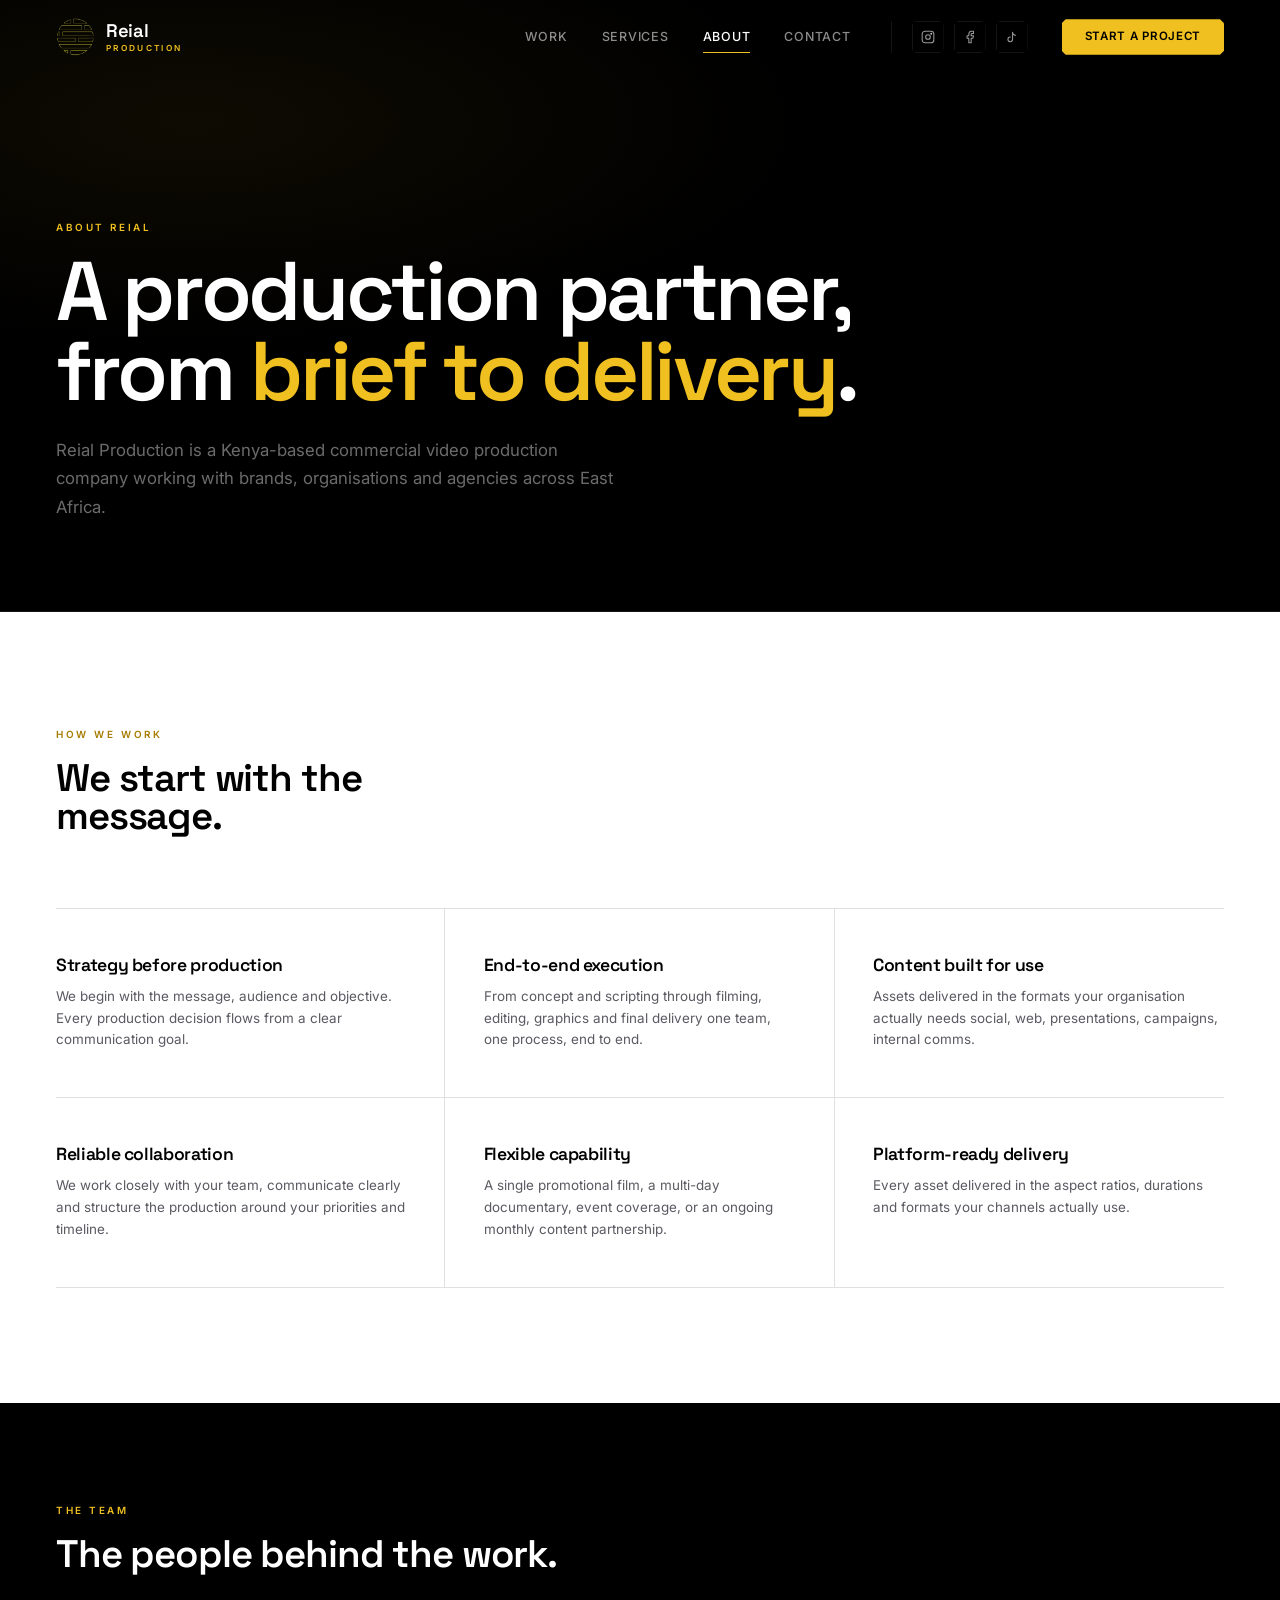
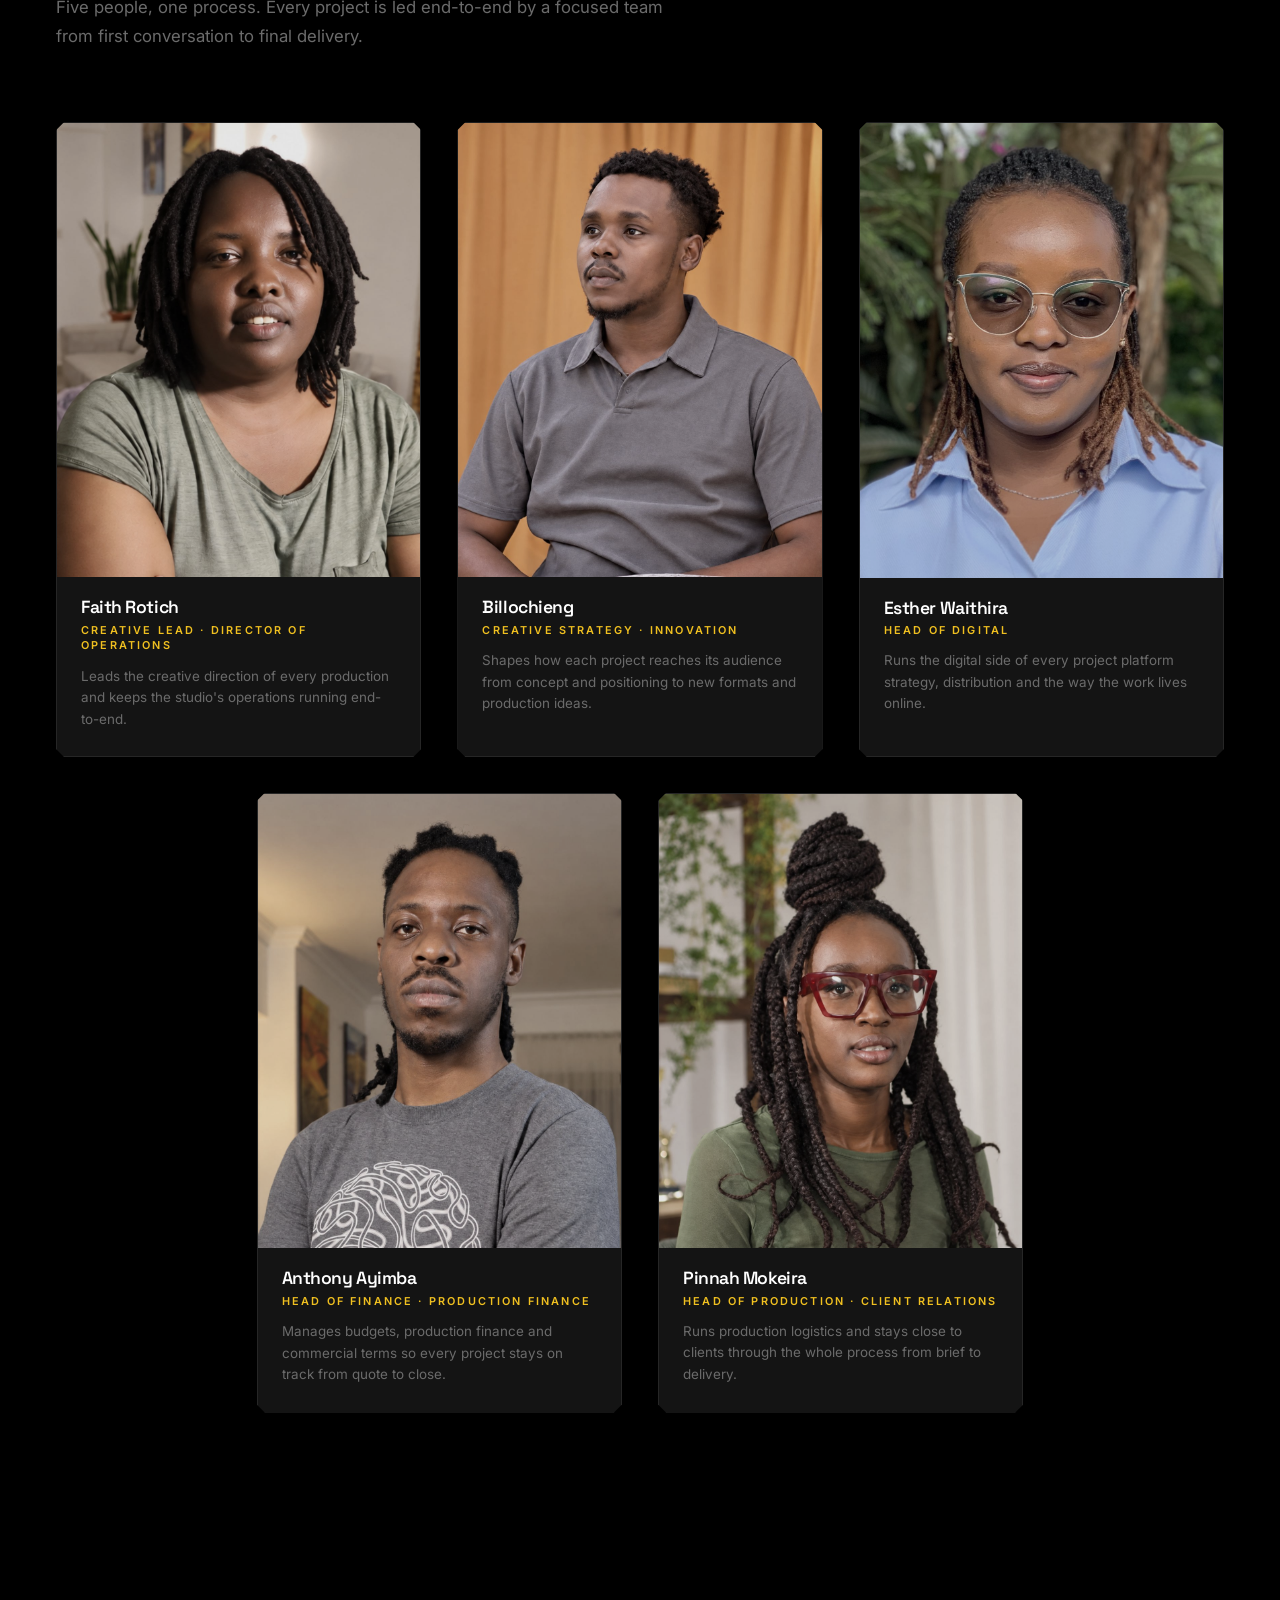
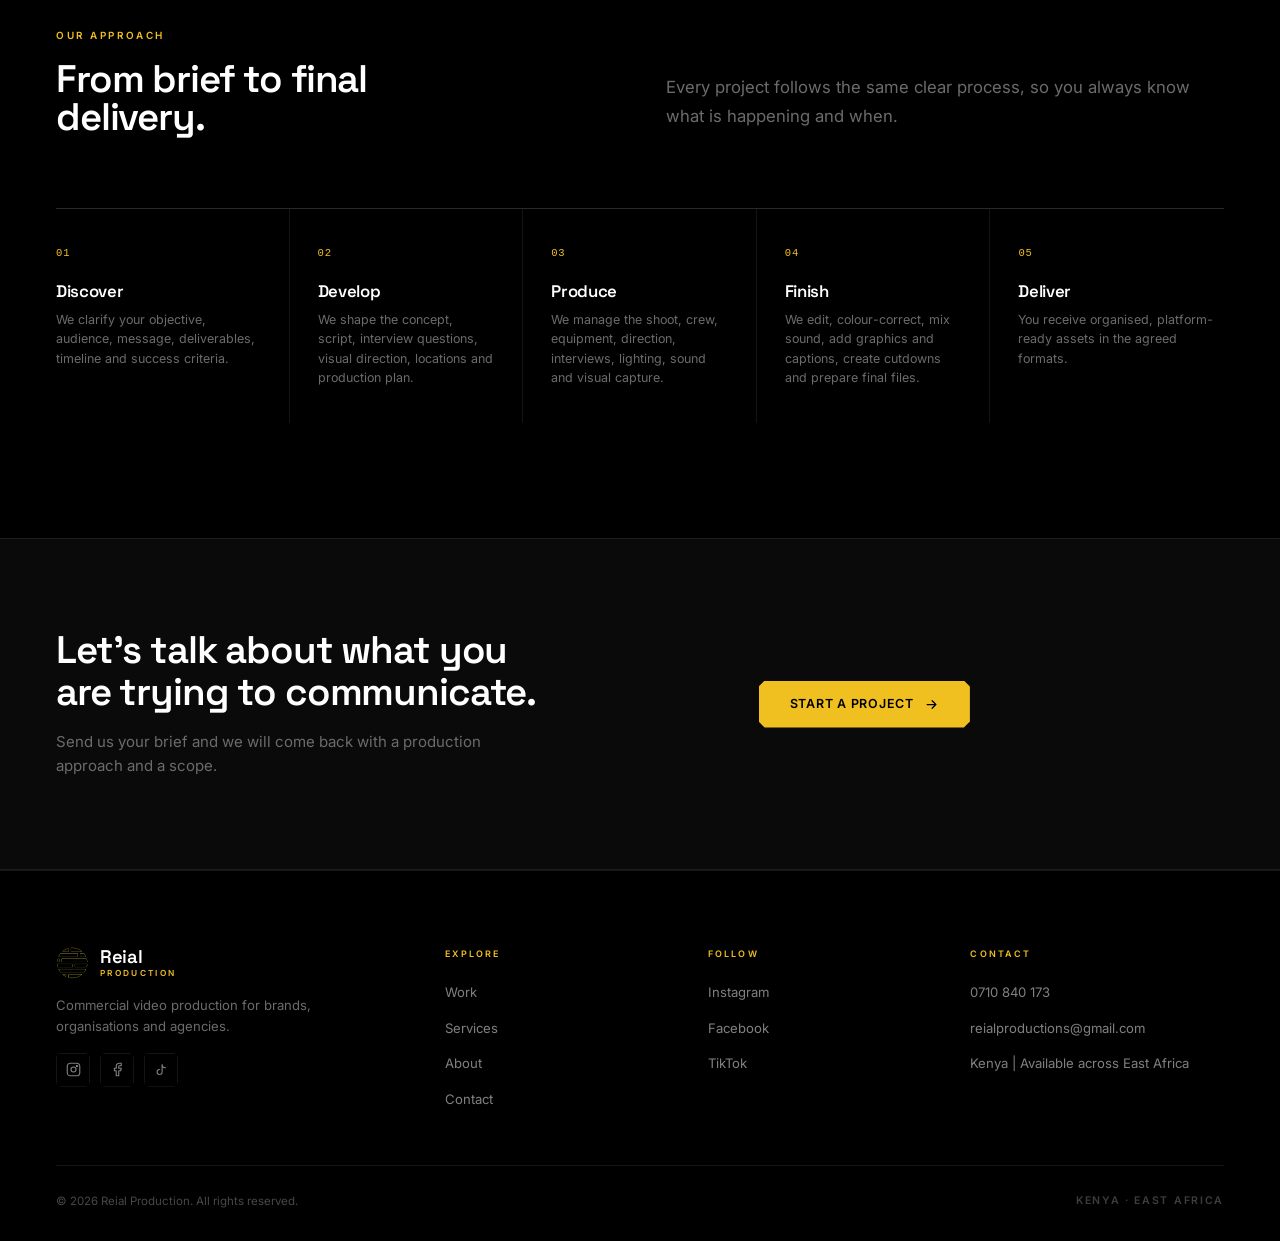
<file: about.html>
<!DOCTYPE html>
<html lang="en">
<head>
<meta charset="utf-8">
<meta name="viewport" content="width=device-width, initial-scale=1">
<meta name="theme-color" content="#000000">

<title>About — Reial Production</title>
<meta name="description" content="Reial Production is a Kenya-based commercial video production company working with brands, organisations and agencies across East Africa.">
<link rel="canonical" href="https://reialproductions.vercel.app/about">

<meta property="og:type" content="website">
<meta property="og:title" content="About — Reial Production">
<meta property="og:description" content="A production partner, from brief to delivery.">
<meta property="og:image" content="assets/og-image.jpg">
<meta name="twitter:card" content="summary_large_image">

<link rel="icon" type="image/png" href="logo.png">
<link rel="preconnect" href="https://fonts.googleapis.com">
<link rel="preconnect" href="https://fonts.gstatic.com" crossorigin>
<link href="https://fonts.googleapis.com/css2?family=Inter:wght@300;400;500;600;700&family=Space+Grotesk:wght@500;600;700&display=swap" rel="stylesheet">
<link rel="stylesheet" href="styles.css">
</head>

<body id="top">

<div class="progress" aria-hidden="true"><div class="progress__bar" id="progressBar"></div></div>

<a class="skip" href="#main">Skip to content</a>

<header class="nav" id="nav">
  <div class="wrap nav__in">
    <a class="brand" href="index.html" aria-label="Reial Production — home">
      <img class="logo-mark" src="logo.png" alt="" width="38" height="38" aria-hidden="true">
      <span class="brand__text">Reial<em>Production</em></span>
    </a>
    <nav class="nav__links" id="navLinks" aria-label="Main">
      <a href="work.html">Work</a>
      <a href="services.html">Services</a>
      <a href="about.html" class="is-current">About</a>
      <a href="contact.html">Contact</a>
      <div class="nav__social">
        <a href="https://www.instagram.com/reialproduction/" target="_blank" rel="noopener" aria-label="Instagram"><svg viewBox="0 0 24 24"><rect x="2" y="2" width="20" height="20" rx="5"/><circle cx="12" cy="12" r="4"/><circle cx="17.5" cy="6.5" r=".8" fill="currentColor"/></svg></a>
        <a href="https://www.facebook.com/reial.ke" target="_blank" rel="noopener" aria-label="Facebook"><svg viewBox="0 0 24 24"><path d="M18 2h-3a5 5 0 0 0-5 5v3H7v4h3v8h4v-8h3l1-4h-4V7a1 1 0 0 1 1-1h3z"/></svg></a>
        <a href="https://www.tiktok.com/@reial.productions" target="_blank" rel="noopener" aria-label="TikTok"><svg viewBox="0 0 24 24"><path d="M9 12a4 4 0 1 0 4 4V4a5 5 0 0 0 5 5"/></svg></a>
      </div>
      <a class="btn btn--gold btn--sm" href="contact.html">Start a project</a>
    </nav>
    <button class="burger" id="burger" type="button" aria-label="Open menu" aria-expanded="false" aria-controls="navLinks">
      <span></span><span></span><span></span>
    </button>
  </div>
</header>

<main id="main">

<section class="page-hero">
  <div class="wrap page-hero__in rv">
    <span class="kicker">About Reial</span>
    <h1>A production partner, from <em>brief to delivery</em>.</h1>
    <p class="sub">Reial Production is a Kenya-based commercial video production company working with brands, organisations and agencies across East Africa.</p>
  </div>
</section>

<section class="why-section">
  <div class="wrap">
    <span class="kicker rv">How we work</span>
    <h2 class="display display--md rv">We start with the message.</h2>
    <div class="why-grid rv">
      <div class="why-cell"><h3>Strategy before production</h3><p>We begin with the message, audience and objective. Every production decision flows from a clear communication goal.</p></div>
      <div class="why-cell"><h3>End-to-end execution</h3><p>From concept and scripting through filming, editing, graphics and final delivery one team, one process, end to end.</p></div>
      <div class="why-cell"><h3>Content built for use</h3><p>Assets delivered in the formats your organisation actually needs social, web, presentations, campaigns, internal comms.</p></div>
      <div class="why-cell"><h3>Reliable collaboration</h3><p>We work closely with your team, communicate clearly and structure the production around your priorities and timeline.</p></div>
      <div class="why-cell"><h3>Flexible capability</h3><p>A single promotional film, a multi-day documentary, event coverage, or an ongoing monthly content partnership.</p></div>
      <div class="why-cell"><h3>Platform-ready delivery</h3><p>Every asset delivered in the aspect ratios, durations and formats your channels actually use.</p></div>
    </div>
  </div>
</section>

<section class="section" aria-labelledby="teamTitle">
  <div class="wrap">
    <div class="rv" style="max-width:620px;margin-bottom:clamp(40px,6vw,72px)">
      <span class="kicker">The team</span>
      <h2 class="display display--md" id="teamTitle">The people behind the work.</h2>
      <p class="sub" style="margin-top:20px">Five people, one process. Every project is led end-to-end by a focused team from first conversation to final delivery.</p>
    </div>

    <div class="team-grid rv">
      <article class="team-card">
        <div class="team-card__img"><img src="assets/team-faith.jpg" alt="Faith Rotich — Creative Lead and Director of Operations at Reial Production" loading="lazy" width="600" height="750"></div>
        <div class="team-card__info">
          <h3 class="team-card__name">Faith Rotich</h3>
          <p class="team-card__role">Creative Lead · Director of Operations</p>
          <p class="team-card__bio">Leads the creative direction of every production and keeps the studio's operations running end-to-end.</p>
        </div>
      </article>

      <article class="team-card">
        <div class="team-card__img"><img src="assets/team-bill.jpg" alt="Billochieng — Creative Strategy and Innovation Lead at Reial Production" loading="lazy" width="600" height="750"></div>
        <div class="team-card__info">
          <h3 class="team-card__name">Billochieng</h3>
          <p class="team-card__role">Creative Strategy · Innovation</p>
          <p class="team-card__bio">Shapes how each project reaches its audience  from concept and positioning to new formats and production ideas.</p>
        </div>
      </article>

      <article class="team-card">
        <div class="team-card__img"><img src="assets/team-esther.jpg" alt="Esther Waithira — Head of Digital at Reial Production" loading="lazy" width="600" height="750"></div>
        <div class="team-card__info">
          <h3 class="team-card__name">Esther Waithira</h3>
          <p class="team-card__role">Head of Digital</p>
          <p class="team-card__bio">Runs the digital side of every project  platform strategy, distribution and the way the work lives online.</p>
        </div>
      </article>

      <article class="team-card">
        <div class="team-card__img"><img src="assets/team-anthony.jpg" alt="Anthony Ayimba — Head of Finance and Production Finance at Reial Production" loading="lazy" width="600" height="750"></div>
        <div class="team-card__info">
          <h3 class="team-card__name">Anthony Ayimba</h3>
          <p class="team-card__role">Head of Finance · Production Finance</p>
          <p class="team-card__bio">Manages budgets, production finance and commercial terms so every project stays on track from quote to close.</p>
        </div>
      </article>

      <article class="team-card">
        <div class="team-card__img"><img src="assets/team-pinnah.jpg" alt="Pinnah Mokeira — Head of Production and Client Relations at Reial Production" loading="lazy" width="600" height="750"></div>
        <div class="team-card__info">
          <h3 class="team-card__name">Pinnah Mokeira</h3>
          <p class="team-card__role">Head of Production · Client Relations</p>
          <p class="team-card__bio">Runs production logistics and stays close to clients through the whole process from brief to delivery.</p>
        </div>
      </article>
    </div>
  </div>
</section>

<section class="process-section" aria-labelledby="procTitle">
  <div class="wrap">
    <div class="process-head rv">
      <div>
        <span class="kicker">Our approach</span>
        <h2 class="display display--md" id="procTitle">From brief to final delivery.</h2>
      </div>
      <p class="sub">Every project follows the same clear process, so you always know what is happening and when.</p>
    </div>
    <div class="proc-track rv">
      <div class="proc-step"><p class="proc-n">01</p><h3 class="proc-t">Discover</h3><p class="proc-d">We clarify your objective, audience, message, deliverables, timeline and success criteria.</p></div>
      <div class="proc-step"><p class="proc-n">02</p><h3 class="proc-t">Develop</h3><p class="proc-d">We shape the concept, script, interview questions, visual direction, locations and production plan.</p></div>
      <div class="proc-step"><p class="proc-n">03</p><h3 class="proc-t">Produce</h3><p class="proc-d">We manage the shoot, crew, equipment, direction, interviews, lighting, sound and visual capture.</p></div>
      <div class="proc-step"><p class="proc-n">04</p><h3 class="proc-t">Finish</h3><p class="proc-d">We edit, colour-correct, mix sound, add graphics and captions, create cutdowns and prepare final files.</p></div>
      <div class="proc-step"><p class="proc-n">05</p><h3 class="proc-t">Deliver</h3><p class="proc-d">You receive organised, platform-ready assets in the agreed formats.</p></div>
    </div>
  </div>
</section>

<section class="cta-strip">
  <div class="wrap cta-strip__in rv">
    <div>
      <h2>Let's talk about what you are trying to communicate.</h2>
      <p>Send us your brief and we will come back with a production approach and a scope.</p>
    </div>
    <div class="btn-row">
      <a class="btn btn--gold" href="contact.html">Start a project
        <svg viewBox="0 0 24 24" fill="none" stroke="currentColor" stroke-width="2" stroke-linecap="round" stroke-linejoin="round"><path d="M5 12h14M13 6l6 6-6 6"/></svg>
      </a>
    </div>
  </div>
</section>

</main>

<footer class="footer">
  <div class="wrap">
    <div class="footer-top">
      <div>
        <a class="brand" href="index.html">
          <img class="logo-mark" src="logo.png" alt="" width="32" height="32" aria-hidden="true">
          <span class="brand__text">Reial<em>Production</em></span>
        </a>
        <p class="footer-tag">Commercial video production for brands, organisations and agencies.</p>
        <div class="footer-social">
          <a href="https://www.instagram.com/reialproduction/" target="_blank" rel="noopener" aria-label="Instagram"><svg viewBox="0 0 24 24"><rect x="2" y="2" width="20" height="20" rx="5"/><circle cx="12" cy="12" r="4"/><circle cx="17.5" cy="6.5" r=".8" fill="currentColor"/></svg></a>
          <a href="https://www.facebook.com/reial.ke" target="_blank" rel="noopener" aria-label="Facebook"><svg viewBox="0 0 24 24"><path d="M18 2h-3a5 5 0 0 0-5 5v3H7v4h3v8h4v-8h3l1-4h-4V7a1 1 0 0 1 1-1h3z"/></svg></a>
          <a href="https://www.tiktok.com/@reial.productions" target="_blank" rel="noopener" aria-label="TikTok"><svg viewBox="0 0 24 24"><path d="M9 12a4 4 0 1 0 4 4V4a5 5 0 0 0 5 5"/></svg></a>
        </div>
      </div>
      <div><h5>Explore</h5><ul><li><a href="work.html">Work</a></li><li><a href="services.html">Services</a></li><li><a href="about.html">About</a></li><li><a href="contact.html">Contact</a></li></ul></div>
      <div><h5>Follow</h5><ul>
        <li><a href="https://www.instagram.com/reialproduction/" target="_blank" rel="noopener">Instagram</a></li>
        <li><a href="https://www.facebook.com/reial.ke" target="_blank" rel="noopener">Facebook</a></li>
        <li><a href="https://www.tiktok.com/@reial.productions" target="_blank" rel="noopener">TikTok</a></li>
      </ul></div>
      <div><h5>Contact</h5><ul>
        <li><a href="tel:+254710840173">0710 840 173</a></li>
        <li><a href="mailto:reialproductions@gmail.com">reialproductions@gmail.com</a></li>
        <li><span>Kenya | Available across East Africa</span></li>
      </ul></div>
    </div>
    <div class="footer-bot">
      <p>&copy; <span id="year">2026</span> Reial Production. All rights reserved.</p>
      <p class="loc">Kenya · East Africa</p>
    </div>
  </div>
</footer>

<script src="script.js"></script>
</body>
</html>
</file>
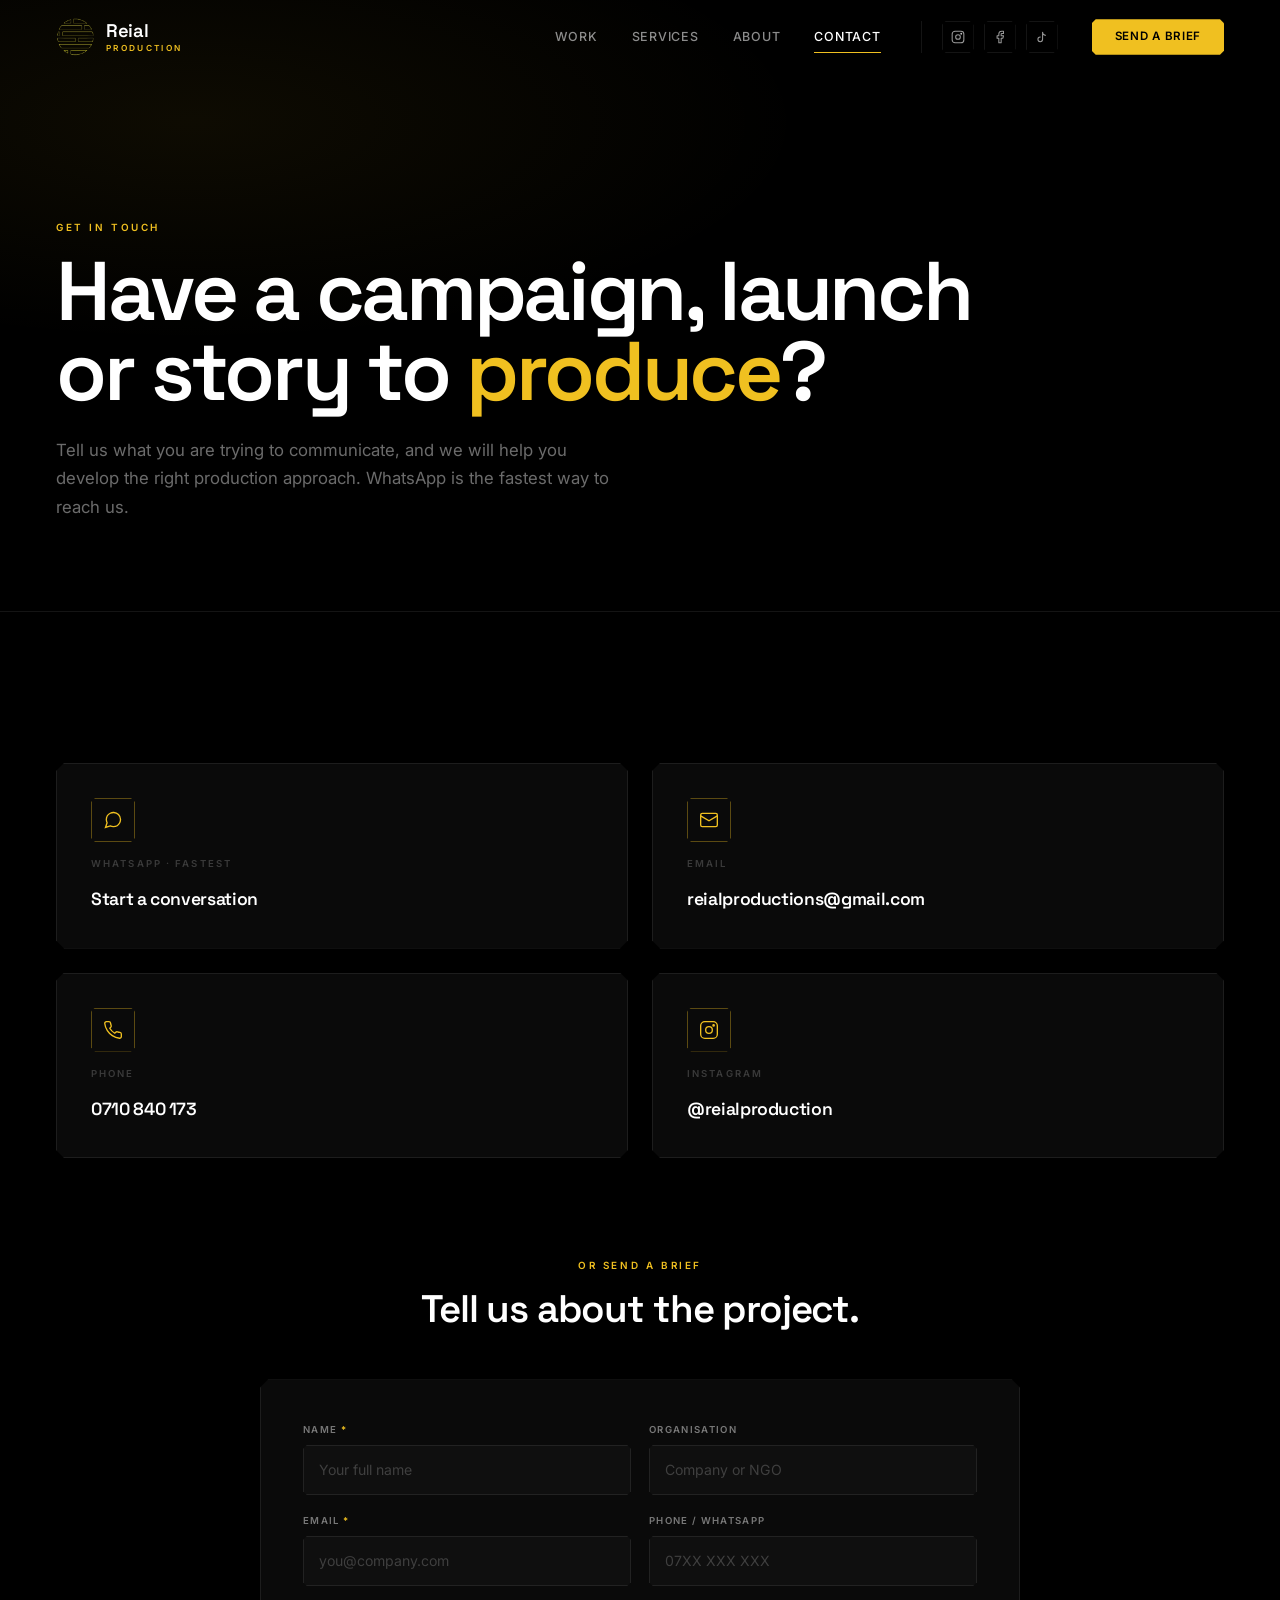
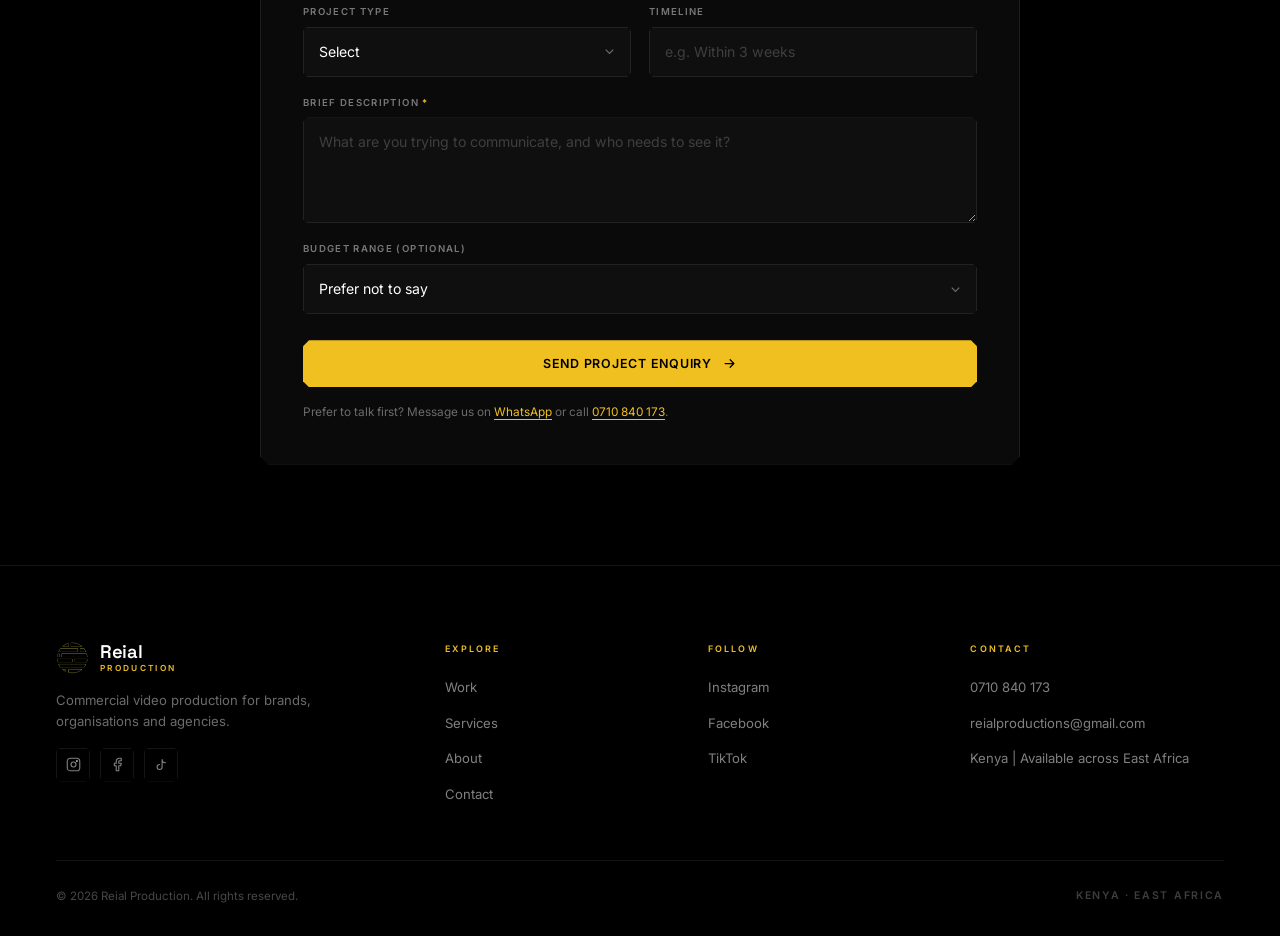
<file: contact.html>
<!DOCTYPE html>
<html lang="en">
<head>
<meta charset="utf-8">
<meta name="viewport" content="width=device-width, initial-scale=1">
<meta name="theme-color" content="#000000">

<title>Contact — Reial Production</title>
<meta name="description" content="Start a project conversation with Reial Production. WhatsApp, email, phone or send a brief through the enquiry form.">
<link rel="canonical" href="https://reialproductions.vercel.app/contact">

<meta property="og:type" content="website">
<meta property="og:title" content="Contact — Reial Production">
<meta property="og:description" content="Have a campaign, launch or story to produce? Let's talk.">
<meta property="og:image" content="assets/og-image.jpg">
<meta name="twitter:card" content="summary_large_image">

<link rel="icon" type="image/png" href="logo.png">
<link rel="preconnect" href="https://fonts.googleapis.com">
<link rel="preconnect" href="https://fonts.gstatic.com" crossorigin>
<link href="https://fonts.googleapis.com/css2?family=Inter:wght@300;400;500;600;700&family=Space+Grotesk:wght@500;600;700&display=swap" rel="stylesheet">
<link rel="stylesheet" href="styles.css">
</head>

<body id="top">

<div class="progress" aria-hidden="true"><div class="progress__bar" id="progressBar"></div></div>

<a class="skip" href="#main">Skip to content</a>

<header class="nav" id="nav">
  <div class="wrap nav__in">
    <a class="brand" href="index.html" aria-label="Reial Production — home">
      <img class="logo-mark" src="logo.png" alt="" width="38" height="38" aria-hidden="true">
      <span class="brand__text">Reial<em>Production</em></span>
    </a>
    <nav class="nav__links" id="navLinks" aria-label="Main">
      <a href="work.html">Work</a>
      <a href="services.html">Services</a>
      <a href="about.html">About</a>
      <a href="contact.html" class="is-current">Contact</a>
      <div class="nav__social">
        <a href="https://www.instagram.com/reialproduction/" target="_blank" rel="noopener" aria-label="Instagram"><svg viewBox="0 0 24 24"><rect x="2" y="2" width="20" height="20" rx="5"/><circle cx="12" cy="12" r="4"/><circle cx="17.5" cy="6.5" r=".8" fill="currentColor"/></svg></a>
        <a href="https://www.facebook.com/reial.ke" target="_blank" rel="noopener" aria-label="Facebook"><svg viewBox="0 0 24 24"><path d="M18 2h-3a5 5 0 0 0-5 5v3H7v4h3v8h4v-8h3l1-4h-4V7a1 1 0 0 1 1-1h3z"/></svg></a>
        <a href="https://www.tiktok.com/@reial.productions" target="_blank" rel="noopener" aria-label="TikTok"><svg viewBox="0 0 24 24"><path d="M9 12a4 4 0 1 0 4 4V4a5 5 0 0 0 5 5"/></svg></a>
      </div>
      <a class="btn btn--gold btn--sm" href="#inquiryForm">Send a brief</a>
    </nav>
    <button class="burger" id="burger" type="button" aria-label="Open menu" aria-expanded="false" aria-controls="navLinks">
      <span></span><span></span><span></span>
    </button>
  </div>
</header>

<main id="main">

<section class="page-hero">
  <div class="wrap page-hero__in rv">
    <span class="kicker">Get in touch</span>
    <h1>Have a campaign, launch or story to <em>produce</em>?</h1>
    <p class="sub">Tell us what you are trying to communicate, and we will help you develop the right production approach. WhatsApp is the fastest way to reach us.</p>
  </div>
</section>

<section class="section" aria-label="Contact methods">
  <div class="wrap">
    <div class="cm-grid rv">
      <a class="cm-tile" href="https://wa.me/254710840173?text=Hi%20Reial%20Production%2C%20I%E2%80%99m%20interested%20in%20discussing%20a%20video%20production%20project." target="_blank" rel="noopener">
        <span class="cm-tile__ico" aria-hidden="true"><svg viewBox="0 0 24 24"><path d="M21 11.5a8.38 8.38 0 0 1-.9 3.8 8.5 8.5 0 0 1-7.6 4.7 8.38 8.38 0 0 1-3.8-.9L3 21l1.9-5.7a8.38 8.38 0 0 1-.9-3.8 8.5 8.5 0 0 1 4.7-7.6 8.38 8.38 0 0 1 3.8-.9h.5a8.48 8.48 0 0 1 8 8v.5z"/></svg></span>
        <span class="cm-tile__label">WhatsApp · Fastest</span>
        <span class="cm-tile__value">Start a conversation</span>
      </a>
      <a class="cm-tile" href="mailto:reialproductions@gmail.com?subject=Project%20enquiry">
        <span class="cm-tile__ico" aria-hidden="true"><svg viewBox="0 0 24 24"><rect x="2" y="4" width="20" height="16" rx="2"/><path d="m22 7-10 6L2 7"/></svg></span>
        <span class="cm-tile__label">Email</span>
        <span class="cm-tile__value">reialproductions@gmail.com</span>
      </a>
      <a class="cm-tile" href="tel:+254710840173">
        <span class="cm-tile__ico" aria-hidden="true"><svg viewBox="0 0 24 24"><path d="M22 16.9v3a2 2 0 0 1-2.2 2 19.8 19.8 0 0 1-8.6-3.1 19.5 19.5 0 0 1-6-6A19.8 19.8 0 0 1 2.1 4.2 2 2 0 0 1 4.1 2h3a2 2 0 0 1 2 1.7c.1 1 .4 2 .7 2.9a2 2 0 0 1-.5 2.1L8.1 9.9a16 16 0 0 0 6 6l1.2-1.2a2 2 0 0 1 2.1-.5c.9.3 1.9.6 2.9.7a2 2 0 0 1 1.7 2z"/></svg></span>
        <span class="cm-tile__label">Phone</span>
        <span class="cm-tile__value">0710 840 173</span>
      </a>
      <a class="cm-tile" href="https://www.instagram.com/reialproduction/" target="_blank" rel="noopener">
        <span class="cm-tile__ico" aria-hidden="true"><svg viewBox="0 0 24 24"><rect x="2" y="2" width="20" height="20" rx="5"/><circle cx="12" cy="12" r="4"/><circle cx="17.5" cy="6.5" r=".8" fill="currentColor"/></svg></span>
        <span class="cm-tile__label">Instagram</span>
        <span class="cm-tile__value">@reialproduction</span>
      </a>
    </div>
  </div>
</section>

<section class="section" style="padding-top:0" id="brief" aria-labelledby="formTitle">
  <div class="wrap">
    <div class="rv" style="max-width:620px;margin:0 auto clamp(34px,4vw,52px);text-align:center">
      <span class="kicker">Or send a brief</span>
      <h2 class="display display--md" id="formTitle">Tell us about the project.</h2>
    </div>

    <div class="rv">
      <form class="form form--wide" id="inquiryForm" novalidate>
        <div class="form-row">
          <div class="field"><label for="f-name">Name <span class="r">*</span></label><input id="f-name" name="name" type="text" autocomplete="name" placeholder="Your full name" required><span class="err">Please enter your name.</span></div>
          <div class="field"><label for="f-company">Organisation</label><input id="f-company" name="company" type="text" autocomplete="organization" placeholder="Company or NGO"></div>
          <div class="field"><label for="f-email">Email <span class="r">*</span></label><input id="f-email" name="email" type="email" autocomplete="email" placeholder="you@company.com" required><span class="err">Please enter a valid email.</span></div>
          <div class="field"><label for="f-phone">Phone / WhatsApp</label><input id="f-phone" name="phone" type="tel" autocomplete="tel" placeholder="07XX XXX XXX"></div>
          <div class="field"><label for="f-type">Project type</label>
            <select id="f-type" name="type">
              <option value="">Select</option>
              <option>Brand film</option><option>Promotional video</option><option>Social media content</option>
              <option>Documentary or impact film</option><option>Corporate video</option><option>Event coverage</option>
              <option>Photography</option><option>Ongoing content partnership</option><option>Other</option>
            </select>
          </div>
          <div class="field"><label for="f-timeline">Timeline</label><input id="f-timeline" name="timeline" type="text" placeholder="e.g. Within 3 weeks"></div>
          <div class="field field--full"><label for="f-brief">Brief description <span class="r">*</span></label><textarea id="f-brief" name="brief" required placeholder="What are you trying to communicate, and who needs to see it?"></textarea><span class="err">Please tell us a little about the project.</span></div>
          <div class="field field--full"><label for="f-budget">Budget range (optional)</label>
            <select id="f-budget" name="budget">
              <option value="">Prefer not to say</option>
              <option>Under KES 100,000</option><option>KES 100,000 – 300,000</option><option>KES 300,000 – 600,000</option>
              <option>KES 600,000 – 1,000,000</option><option>Above KES 1,000,000</option><option>Monthly retainer</option>
            </select>
          </div>
        </div>
        <div class="form-actions">
          <button class="btn btn--gold btn--block" type="submit">
            Send project enquiry
            <svg viewBox="0 0 24 24" fill="none" stroke="currentColor" stroke-width="2" stroke-linecap="round" stroke-linejoin="round" aria-hidden="true"><path d="M5 12h14M13 6l6 6-6 6"/></svg>
          </button>
        </div>
        <p class="form-note">Prefer to talk first? Message us on <a href="https://wa.me/254710840173?text=Hi%20Reial%20Production%2C%20I%E2%80%99m%20interested%20in%20discussing%20a%20video%20production%20project." target="_blank" rel="noopener">WhatsApp</a> or call <a href="tel:+254710840173">0710 840 173</a>.</p>
        <div class="form-success" id="formSuccess" hidden role="status">
          <svg viewBox="0 0 24 24" fill="none" stroke-width="2" stroke-linecap="round" stroke-linejoin="round" aria-hidden="true"><path d="M20 6L9 17l-5-5"/></svg>
          <span>Your enquiry is ready. Tap Send in WhatsApp to reach us.</span>
        </div>
      </form>
    </div>
  </div>
</section>

</main>

<footer class="footer">
  <div class="wrap">
    <div class="footer-top">
      <div>
        <a class="brand" href="index.html">
          <img class="logo-mark" src="logo.png" alt="" width="32" height="32" aria-hidden="true">
          <span class="brand__text">Reial<em>Production</em></span>
        </a>
        <p class="footer-tag">Commercial video production for brands, organisations and agencies.</p>
        <div class="footer-social">
          <a href="https://www.instagram.com/reialproduction/" target="_blank" rel="noopener" aria-label="Instagram"><svg viewBox="0 0 24 24"><rect x="2" y="2" width="20" height="20" rx="5"/><circle cx="12" cy="12" r="4"/><circle cx="17.5" cy="6.5" r=".8" fill="currentColor"/></svg></a>
          <a href="https://www.facebook.com/reial.ke" target="_blank" rel="noopener" aria-label="Facebook"><svg viewBox="0 0 24 24"><path d="M18 2h-3a5 5 0 0 0-5 5v3H7v4h3v8h4v-8h3l1-4h-4V7a1 1 0 0 1 1-1h3z"/></svg></a>
          <a href="https://www.tiktok.com/@reial.productions" target="_blank" rel="noopener" aria-label="TikTok"><svg viewBox="0 0 24 24"><path d="M9 12a4 4 0 1 0 4 4V4a5 5 0 0 0 5 5"/></svg></a>
        </div>
      </div>
      <div><h5>Explore</h5><ul><li><a href="work.html">Work</a></li><li><a href="services.html">Services</a></li><li><a href="about.html">About</a></li><li><a href="contact.html">Contact</a></li></ul></div>
      <div><h5>Follow</h5><ul>
        <li><a href="https://www.instagram.com/reialproduction/" target="_blank" rel="noopener">Instagram</a></li>
        <li><a href="https://www.facebook.com/reial.ke" target="_blank" rel="noopener">Facebook</a></li>
        <li><a href="https://www.tiktok.com/@reial.productions" target="_blank" rel="noopener">TikTok</a></li>
      </ul></div>
      <div><h5>Contact</h5><ul>
        <li><a href="tel:+254710840173">0710 840 173</a></li>
        <li><a href="mailto:reialproductions@gmail.com">reialproductions@gmail.com</a></li>
        <li><span>Kenya | Available across East Africa</span></li>
      </ul></div>
    </div>
    <div class="footer-bot">
      <p>&copy; <span id="year">2026</span> Reial Production. All rights reserved.</p>
      <p class="loc">Kenya · East Africa</p>
    </div>
  </div>
</footer>

<script src="script.js"></script>
</body>
</html>
</file>
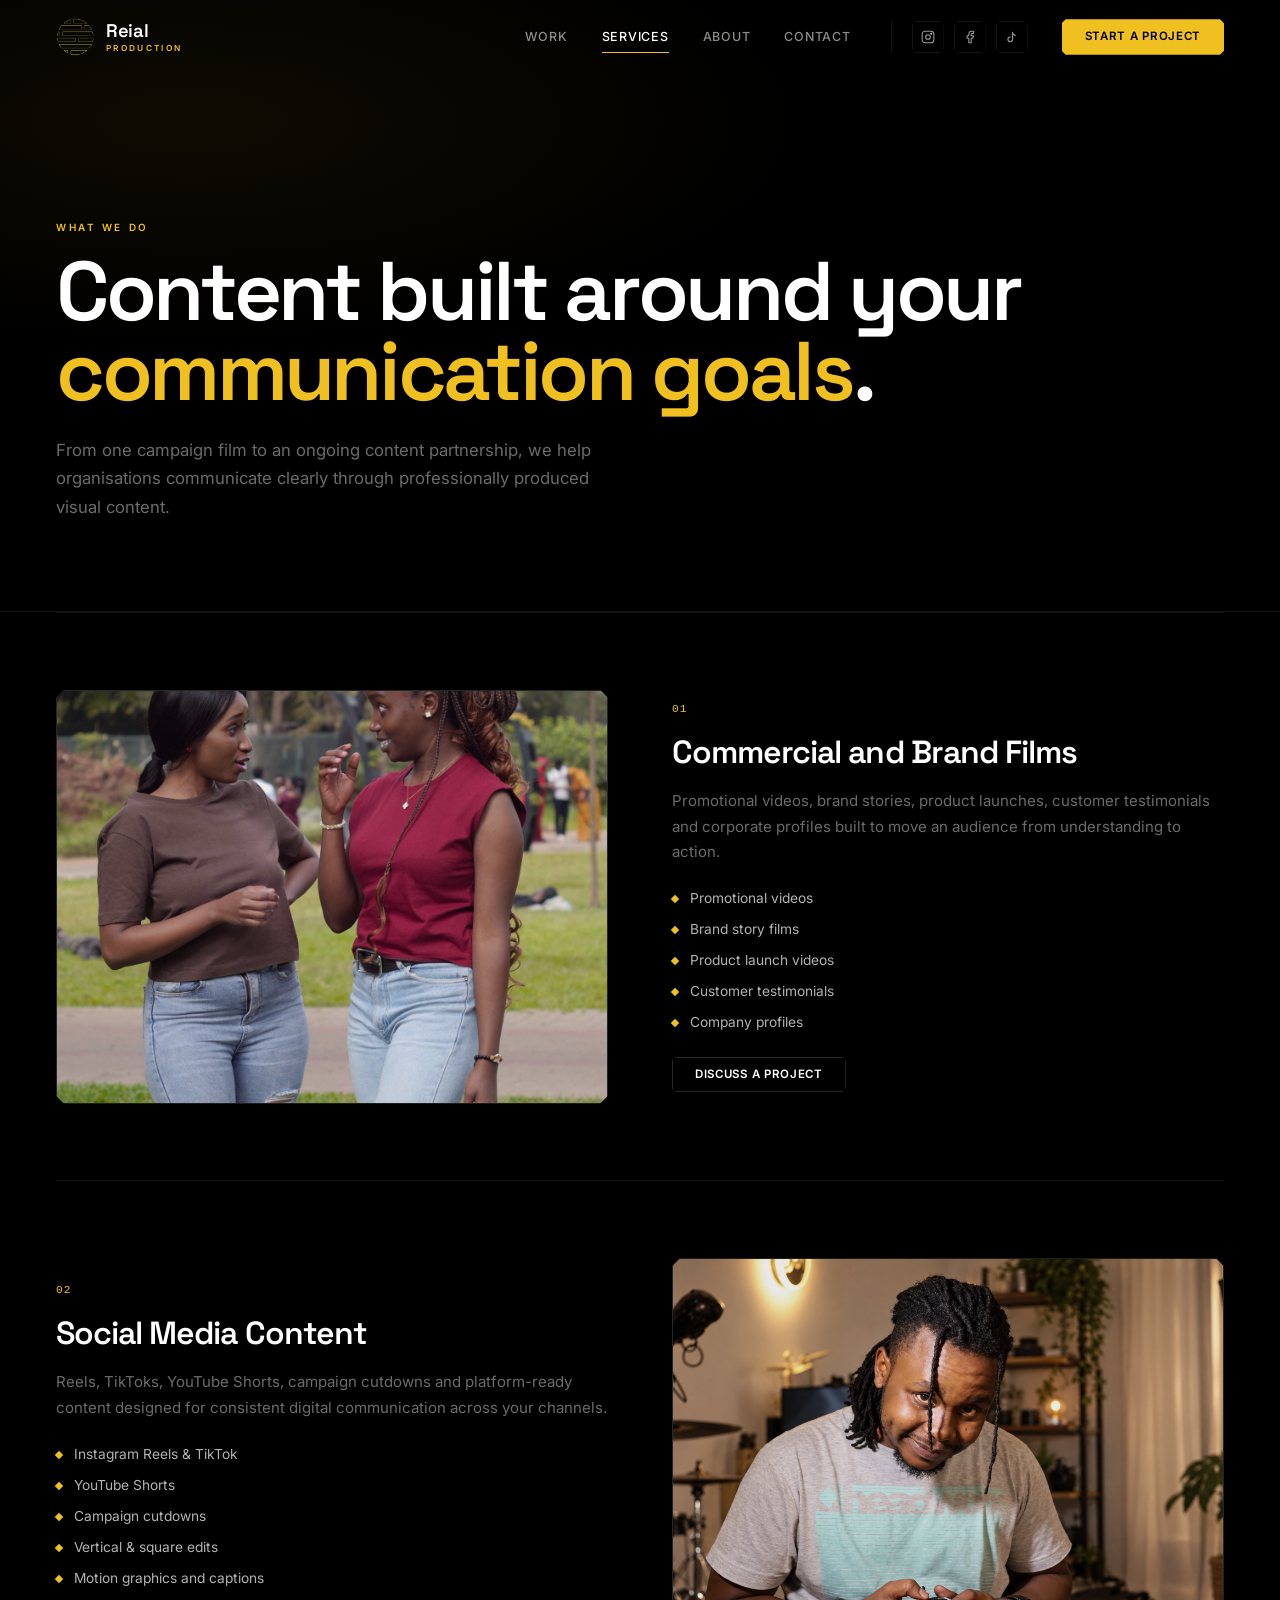
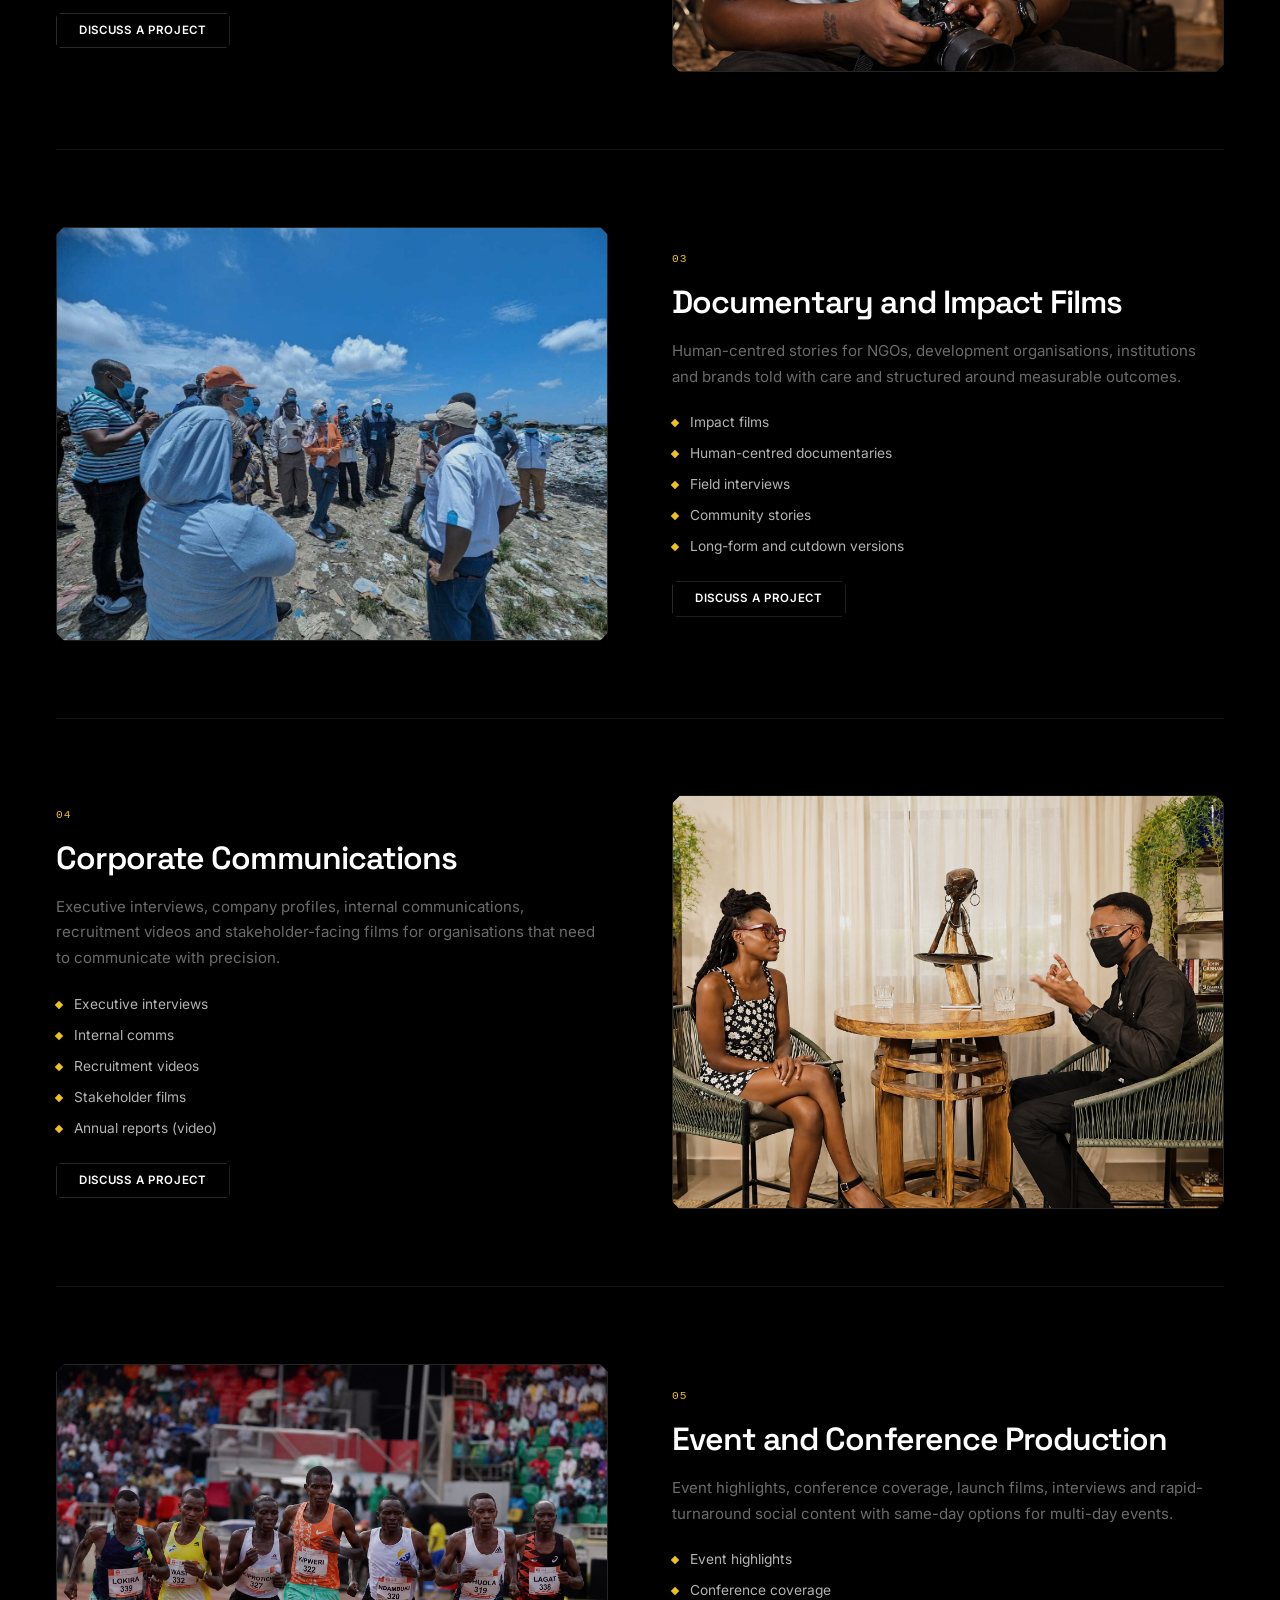
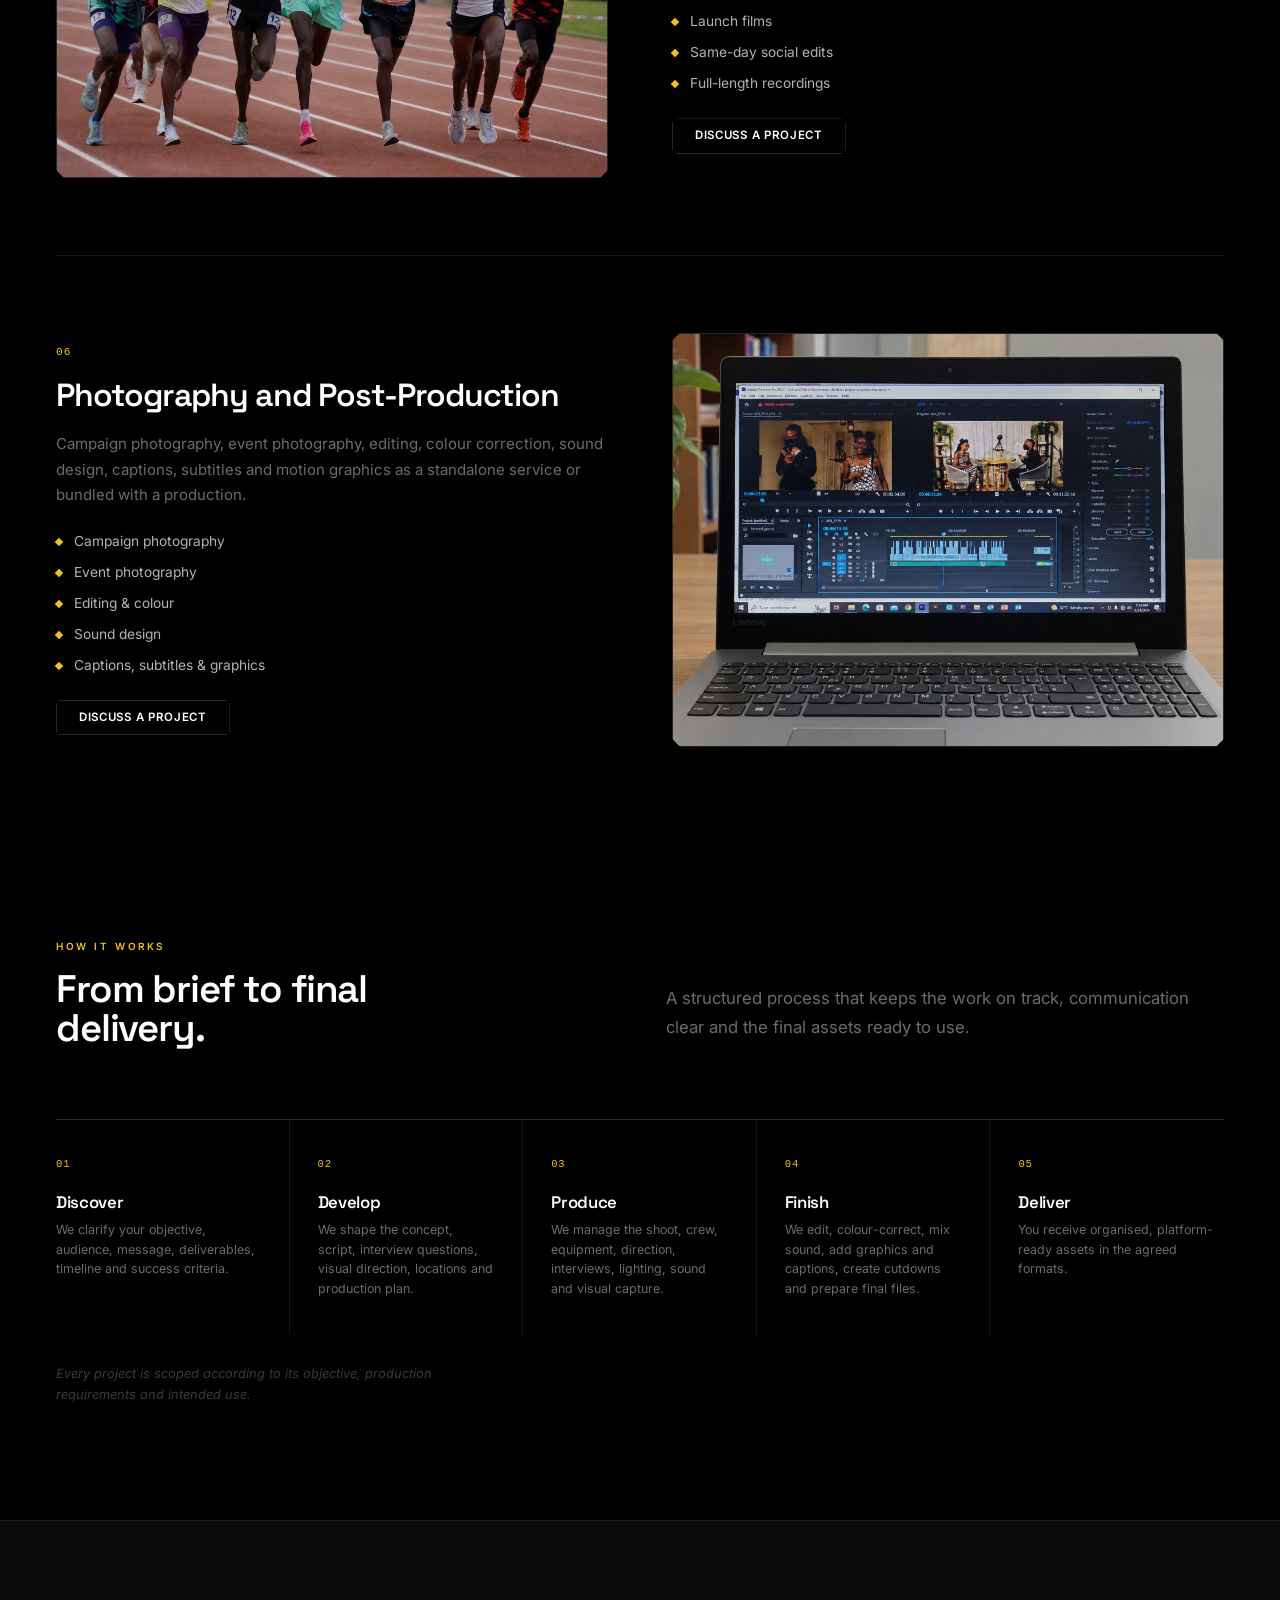
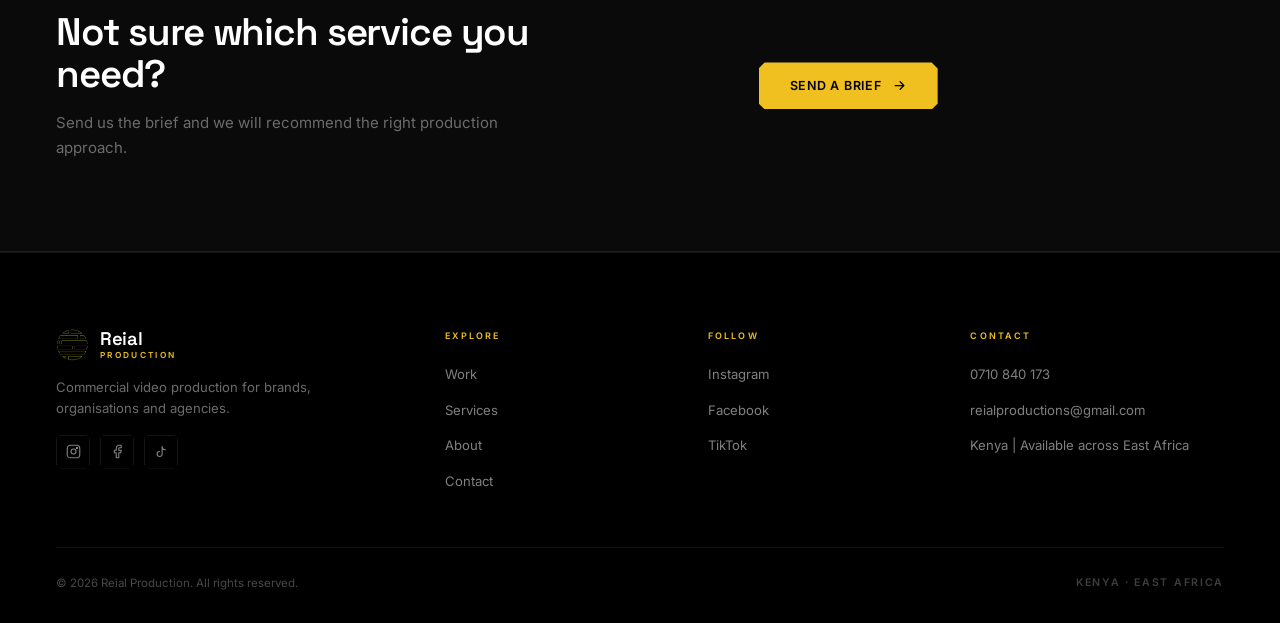
<file: services.html>
<!DOCTYPE html>
<html lang="en">
<head>
<meta charset="utf-8">
<meta name="viewport" content="width=device-width, initial-scale=1">
<meta name="theme-color" content="#000000">

<title>Services — Reial Production</title>
<meta name="description" content="Commercial films, social media content, documentaries, corporate communications, event coverage and post-production from Reial Production.">
<link rel="canonical" href="https://reialproductions.vercel.app/services">

<meta property="og:type" content="website">
<meta property="og:title" content="Services — Reial Production">
<meta property="og:description" content="Content built around your communication goals.">
<meta property="og:image" content="assets/og-image.jpg">
<meta name="twitter:card" content="summary_large_image">

<link rel="icon" type="image/png" href="logo.png">
<link rel="preconnect" href="https://fonts.googleapis.com">
<link rel="preconnect" href="https://fonts.gstatic.com" crossorigin>
<link href="https://fonts.googleapis.com/css2?family=Inter:wght@300;400;500;600;700&family=Space+Grotesk:wght@500;600;700&display=swap" rel="stylesheet">
<link rel="stylesheet" href="styles.css">
</head>

<body id="top">

<div class="progress" aria-hidden="true"><div class="progress__bar" id="progressBar"></div></div>

<a class="skip" href="#main">Skip to content</a>

<header class="nav" id="nav">
  <div class="wrap nav__in">
    <a class="brand" href="index.html" aria-label="Reial Production — home">
      <img class="logo-mark" src="logo.png" alt="" width="38" height="38" aria-hidden="true">
      <span class="brand__text">Reial<em>Production</em></span>
    </a>
    <nav class="nav__links" id="navLinks" aria-label="Main">
      <a href="work.html">Work</a>
      <a href="services.html" class="is-current">Services</a>
      <a href="about.html">About</a>
      <a href="contact.html">Contact</a>
      <div class="nav__social">
        <a href="https://www.instagram.com/reialproduction/" target="_blank" rel="noopener" aria-label="Instagram"><svg viewBox="0 0 24 24"><rect x="2" y="2" width="20" height="20" rx="5"/><circle cx="12" cy="12" r="4"/><circle cx="17.5" cy="6.5" r=".8" fill="currentColor"/></svg></a>
        <a href="https://www.facebook.com/reial.ke" target="_blank" rel="noopener" aria-label="Facebook"><svg viewBox="0 0 24 24"><path d="M18 2h-3a5 5 0 0 0-5 5v3H7v4h3v8h4v-8h3l1-4h-4V7a1 1 0 0 1 1-1h3z"/></svg></a>
        <a href="https://www.tiktok.com/@reial.productions" target="_blank" rel="noopener" aria-label="TikTok"><svg viewBox="0 0 24 24"><path d="M9 12a4 4 0 1 0 4 4V4a5 5 0 0 0 5 5"/></svg></a>
      </div>
      <a class="btn btn--gold btn--sm" href="contact.html">Start a project</a>
    </nav>
    <button class="burger" id="burger" type="button" aria-label="Open menu" aria-expanded="false" aria-controls="navLinks">
      <span></span><span></span><span></span>
    </button>
  </div>
</header>

<main id="main">

<section class="page-hero">
  <div class="wrap page-hero__in rv">
    <span class="kicker">What we do</span>
    <h1>Content built around your <em>communication goals</em>.</h1>
    <p class="sub">From one campaign film to an ongoing content partnership, we help organisations communicate clearly through professionally produced visual content.</p>
  </div>
</section>

<section style="padding:0">
  <div class="wrap">
    <div class="svc-detail rv">
      <div class="svc-detail__media"><img src="assets/service-commercial.jpg" alt="Brand film production" loading="lazy" width="900" height="675"></div>
      <div>
        <span class="svc-detail__num">01</span>
        <h2 class="svc-detail__title">Commercial and Brand Films</h2>
        <p class="svc-detail__desc">Promotional videos, brand stories, product launches, customer testimonials and corporate profiles built to move an audience from understanding to action.</p>
        <ul class="svc-detail__list"><li>Promotional videos</li><li>Brand story films</li><li>Product launch videos</li><li>Customer testimonials</li><li>Company profiles</li></ul>
        <a class="btn btn--ghost btn--sm" href="contact.html">Discuss a project</a>
      </div>
    </div>

    <div class="svc-detail rv">
      <div class="svc-detail__media"><img src="assets/service-social.jpg" alt="Social media content production" loading="lazy" width="900" height="675"></div>
      <div>
        <span class="svc-detail__num">02</span>
        <h2 class="svc-detail__title">Social Media Content</h2>
        <p class="svc-detail__desc">Reels, TikToks, YouTube Shorts, campaign cutdowns and platform-ready content designed for consistent digital communication across your channels.</p>
        <ul class="svc-detail__list"><li>Instagram Reels &amp; TikTok</li><li>YouTube Shorts</li><li>Campaign cutdowns</li><li>Vertical &amp; square edits</li><li>Motion graphics and captions</li></ul>
        <a class="btn btn--ghost btn--sm" href="contact.html">Discuss a project</a>
      </div>
    </div>

    <div class="svc-detail rv">
      <div class="svc-detail__media"><img src="assets/service-documentary.jpg" alt="Documentary production" loading="lazy" width="900" height="675"></div>
      <div>
        <span class="svc-detail__num">03</span>
        <h2 class="svc-detail__title">Documentary and Impact Films</h2>
        <p class="svc-detail__desc">Human-centred stories for NGOs, development organisations, institutions and brands told with care and structured around measurable outcomes.</p>
        <ul class="svc-detail__list"><li>Impact films</li><li>Human-centred documentaries</li><li>Field interviews</li><li>Community stories</li><li>Long-form and cutdown versions</li></ul>
        <a class="btn btn--ghost btn--sm" href="contact.html">Discuss a project</a>
      </div>
    </div>

    <div class="svc-detail rv">
      <div class="svc-detail__media"><img src="assets/service-corporate.jpg" alt="Corporate communications production" loading="lazy" width="900" height="675"></div>
      <div>
        <span class="svc-detail__num">04</span>
        <h2 class="svc-detail__title">Corporate Communications</h2>
        <p class="svc-detail__desc">Executive interviews, company profiles, internal communications, recruitment videos and stakeholder-facing films for organisations that need to communicate with precision.</p>
        <ul class="svc-detail__list"><li>Executive interviews</li><li>Internal comms</li><li>Recruitment videos</li><li>Stakeholder films</li><li>Annual reports (video)</li></ul>
        <a class="btn btn--ghost btn--sm" href="contact.html">Discuss a project</a>
      </div>
    </div>

    <div class="svc-detail rv">
      <div class="svc-detail__media"><img src="assets/service-events.jpg" alt="Event and conference production" loading="lazy" width="900" height="675"></div>
      <div>
        <span class="svc-detail__num">05</span>
        <h2 class="svc-detail__title">Event and Conference Production</h2>
        <p class="svc-detail__desc">Event highlights, conference coverage, launch films, interviews and rapid-turnaround social content with same-day options for multi-day events.</p>
        <ul class="svc-detail__list"><li>Event highlights</li><li>Conference coverage</li><li>Launch films</li><li>Same-day social edits</li><li>Full-length recordings</li></ul>
        <a class="btn btn--ghost btn--sm" href="contact.html">Discuss a project</a>
      </div>
    </div>

    <div class="svc-detail rv">
      <div class="svc-detail__media"><img src="assets/service-photography.jpg" alt="Photography and post-production" loading="lazy" width="900" height="675"></div>
      <div>
        <span class="svc-detail__num">06</span>
        <h2 class="svc-detail__title">Photography and Post-Production</h2>
        <p class="svc-detail__desc">Campaign photography, event photography, editing, colour correction, sound design, captions, subtitles and motion graphics as a standalone service or bundled with a production.</p>
        <ul class="svc-detail__list"><li>Campaign photography</li><li>Event photography</li><li>Editing &amp; colour</li><li>Sound design</li><li>Captions, subtitles &amp; graphics</li></ul>
        <a class="btn btn--ghost btn--sm" href="contact.html">Discuss a project</a>
      </div>
    </div>
  </div>
</section>

<section class="process-section" aria-labelledby="procTitle">
  <div class="wrap">
    <div class="process-head rv">
      <div>
        <span class="kicker">How it works</span>
        <h2 class="display display--md" id="procTitle">From brief to final delivery.</h2>
      </div>
      <p class="sub">A structured process that keeps the work on track, communication clear and the final assets ready to use.</p>
    </div>
    <div class="proc-track rv">
      <div class="proc-step"><p class="proc-n">01</p><h3 class="proc-t">Discover</h3><p class="proc-d">We clarify your objective, audience, message, deliverables, timeline and success criteria.</p></div>
      <div class="proc-step"><p class="proc-n">02</p><h3 class="proc-t">Develop</h3><p class="proc-d">We shape the concept, script, interview questions, visual direction, locations and production plan.</p></div>
      <div class="proc-step"><p class="proc-n">03</p><h3 class="proc-t">Produce</h3><p class="proc-d">We manage the shoot, crew, equipment, direction, interviews, lighting, sound and visual capture.</p></div>
      <div class="proc-step"><p class="proc-n">04</p><h3 class="proc-t">Finish</h3><p class="proc-d">We edit, colour-correct, mix sound, add graphics and captions, create cutdowns and prepare final files.</p></div>
      <div class="proc-step"><p class="proc-n">05</p><h3 class="proc-t">Deliver</h3><p class="proc-d">You receive organised, platform-ready assets in the agreed formats.</p></div>
    </div>
    <p class="process-note rv">Every project is scoped according to its objective, production requirements and intended use.</p>
  </div>
</section>

<section class="cta-strip">
  <div class="wrap cta-strip__in rv">
    <div>
      <h2>Not sure which service you need?</h2>
      <p>Send us the brief and we will recommend the right production approach.</p>
    </div>
    <div class="btn-row">
      <a class="btn btn--gold" href="contact.html">Send a brief
        <svg viewBox="0 0 24 24" fill="none" stroke="currentColor" stroke-width="2" stroke-linecap="round" stroke-linejoin="round"><path d="M5 12h14M13 6l6 6-6 6"/></svg>
      </a>
    </div>
  </div>
</section>

</main>

<footer class="footer">
  <div class="wrap">
    <div class="footer-top">
      <div>
        <a class="brand" href="index.html">
          <img class="logo-mark" src="logo.png" alt="" width="32" height="32" aria-hidden="true">
          <span class="brand__text">Reial<em>Production</em></span>
        </a>
        <p class="footer-tag">Commercial video production for brands, organisations and agencies.</p>
        <div class="footer-social">
          <a href="https://www.instagram.com/reialproduction/" target="_blank" rel="noopener" aria-label="Instagram"><svg viewBox="0 0 24 24"><rect x="2" y="2" width="20" height="20" rx="5"/><circle cx="12" cy="12" r="4"/><circle cx="17.5" cy="6.5" r=".8" fill="currentColor"/></svg></a>
          <a href="https://www.facebook.com/reial.ke" target="_blank" rel="noopener" aria-label="Facebook"><svg viewBox="0 0 24 24"><path d="M18 2h-3a5 5 0 0 0-5 5v3H7v4h3v8h4v-8h3l1-4h-4V7a1 1 0 0 1 1-1h3z"/></svg></a>
          <a href="https://www.tiktok.com/@reial.productions" target="_blank" rel="noopener" aria-label="TikTok"><svg viewBox="0 0 24 24"><path d="M9 12a4 4 0 1 0 4 4V4a5 5 0 0 0 5 5"/></svg></a>
        </div>
      </div>
      <div><h5>Explore</h5><ul><li><a href="work.html">Work</a></li><li><a href="services.html">Services</a></li><li><a href="about.html">About</a></li><li><a href="contact.html">Contact</a></li></ul></div>
      <div><h5>Follow</h5><ul>
        <li><a href="https://www.instagram.com/reialproduction/" target="_blank" rel="noopener">Instagram</a></li>
        <li><a href="https://www.facebook.com/reial.ke" target="_blank" rel="noopener">Facebook</a></li>
        <li><a href="https://www.tiktok.com/@reial.productions" target="_blank" rel="noopener">TikTok</a></li>
      </ul></div>
      <div><h5>Contact</h5><ul>
        <li><a href="tel:+254710840173">0710 840 173</a></li>
        <li><a href="mailto:reialproductions@gmail.com">reialproductions@gmail.com</a></li>
        <li><span>Kenya | Available across East Africa</span></li>
      </ul></div>
    </div>
    <div class="footer-bot">
      <p>&copy; <span id="year">2026</span> Reial Production. All rights reserved.</p>
      <p class="loc">Kenya · East Africa</p>
    </div>
  </div>
</footer>

<script src="script.js"></script>
</body>
</html>
</file>
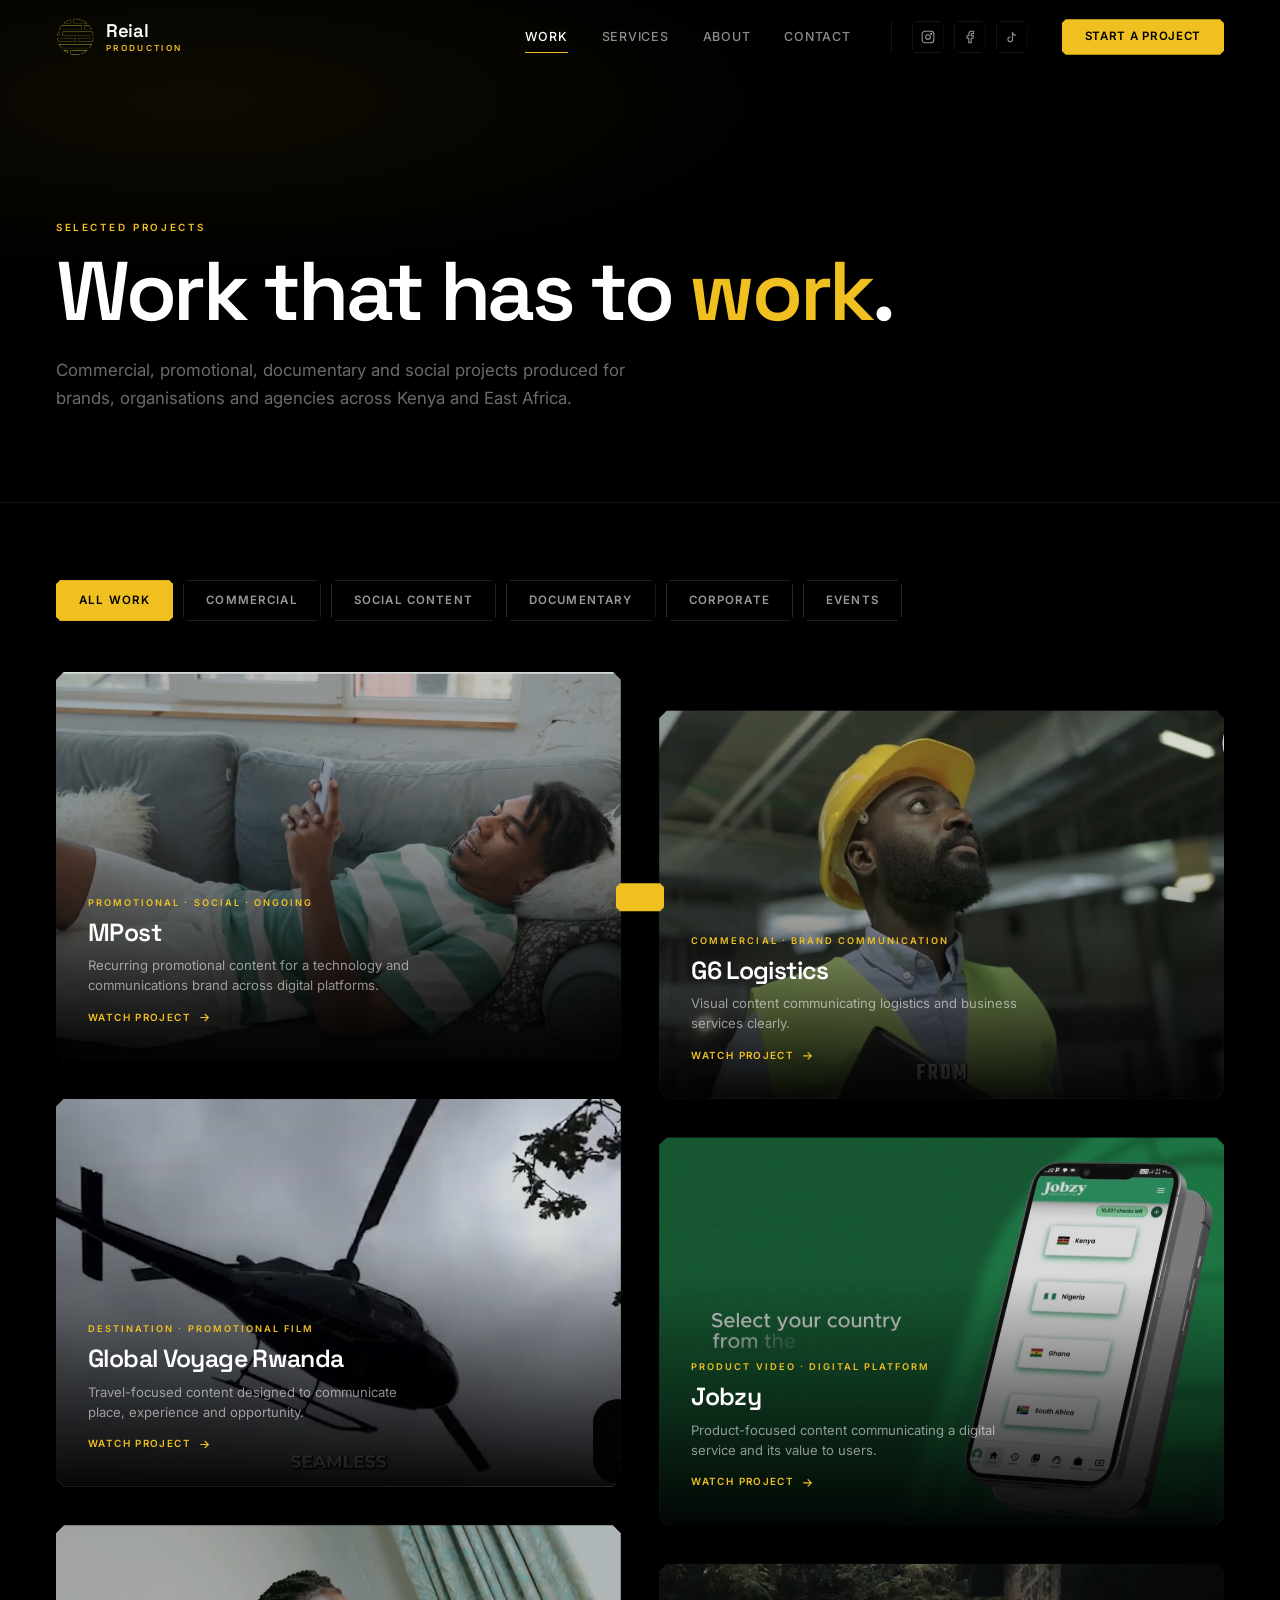
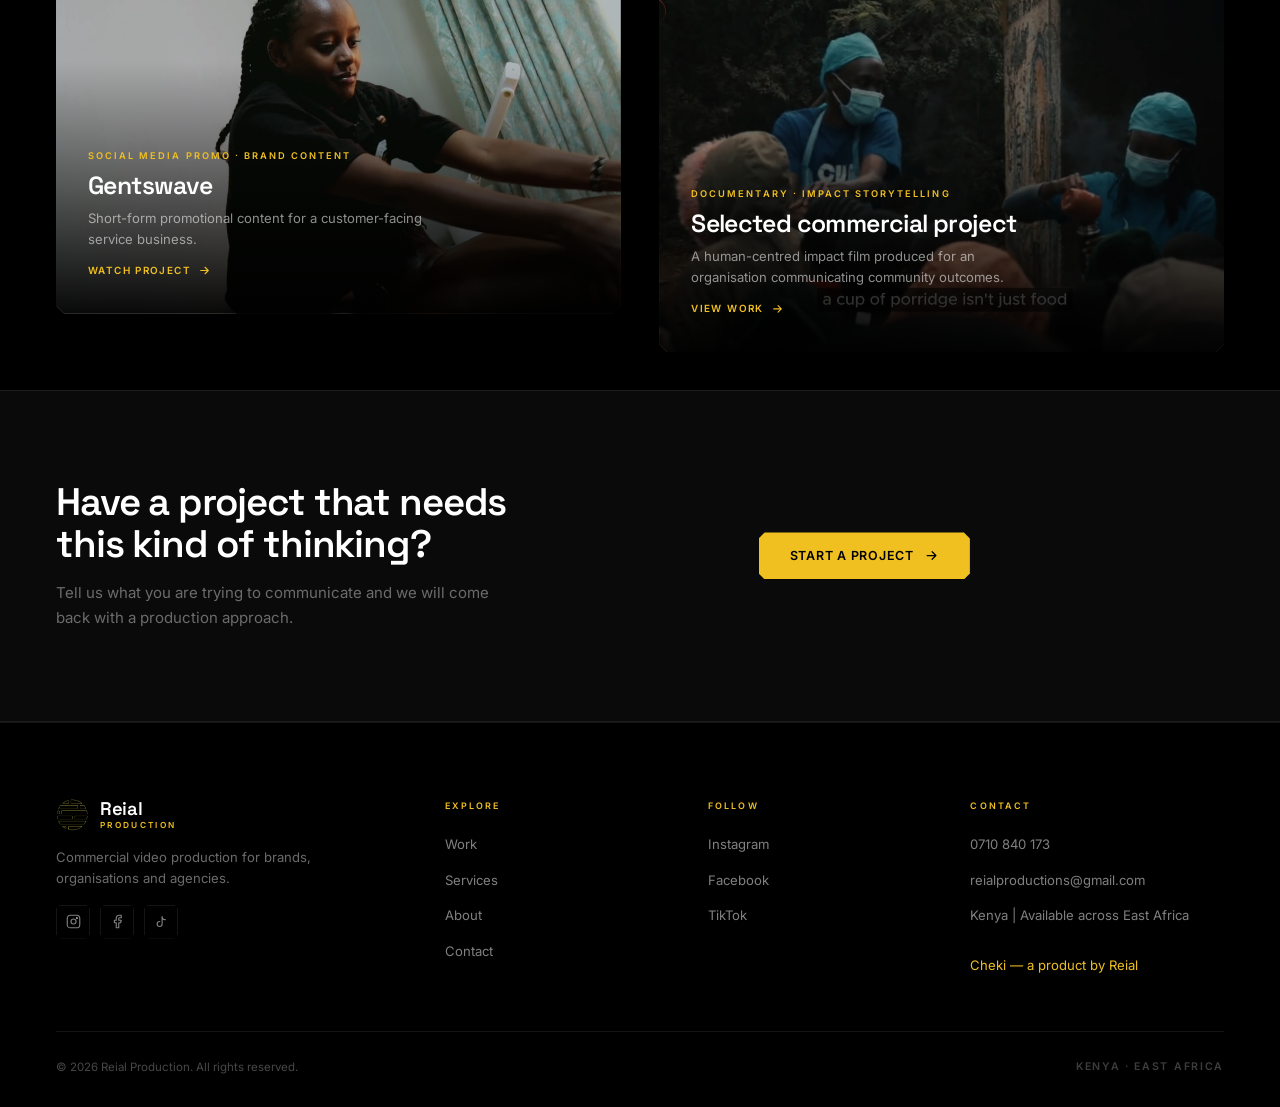
<file: work.html>
<!DOCTYPE html>
<html lang="en">
<head>
<meta charset="utf-8">
<meta name="viewport" content="width=device-width, initial-scale=1">
<meta name="theme-color" content="#000000">

<title>Work — Reial Production</title>
<meta name="description" content="Selected commercial, promotional, documentary and social projects produced by Reial Production in Kenya and East Africa.">
<link rel="canonical" href="https://reial.vercel.app/work">

<meta property="og:type" content="website">
<meta property="og:title" content="Work — Reial Production">
<meta property="og:description" content="Selected commercial, promotional, documentary and social projects.">
<meta property="og:image" content="assets/og-image.jpg">
<meta name="twitter:card" content="summary_large_image">

<link rel="icon" type="image/png" href="logo.png">
<link rel="preconnect" href="https://fonts.googleapis.com">
<link rel="preconnect" href="https://fonts.gstatic.com" crossorigin>
<link href="https://fonts.googleapis.com/css2?family=Inter:wght@300;400;500;600;700&family=Space+Grotesk:wght@500;600;700&display=swap" rel="stylesheet">
<link rel="stylesheet" href="styles.css">
</head>

<body id="top">

<div class="progress" aria-hidden="true"><div class="progress__bar" id="progressBar"></div></div>

<a class="skip" href="#main">Skip to content</a>

<header class="nav" id="nav">
  <div class="wrap nav__in">
    <a class="brand" href="index.html" aria-label="Reial Production — home">
      <img class="logo-mark" src="logo.png" alt="" width="38" height="38" aria-hidden="true">
      <span class="brand__text">Reial<em>Production</em></span>
    </a>
    <nav class="nav__links" id="navLinks" aria-label="Main">
      <a href="work.html" class="is-current">Work</a>
      <a href="services.html">Services</a>
      <a href="about.html">About</a>
      <a href="contact.html">Contact</a>
      <div class="nav__social">
        <a href="https://www.instagram.com/reialproduction/" target="_blank" rel="noopener" aria-label="Instagram"><svg viewBox="0 0 24 24"><rect x="2" y="2" width="20" height="20" rx="5"/><circle cx="12" cy="12" r="4"/><circle cx="17.5" cy="6.5" r=".8" fill="currentColor"/></svg></a>
        <a href="https://www.facebook.com/reial.ke" target="_blank" rel="noopener" aria-label="Facebook"><svg viewBox="0 0 24 24"><path d="M18 2h-3a5 5 0 0 0-5 5v3H7v4h3v8h4v-8h3l1-4h-4V7a1 1 0 0 1 1-1h3z"/></svg></a>
        <a href="https://www.tiktok.com/@reial.productions" target="_blank" rel="noopener" aria-label="TikTok"><svg viewBox="0 0 24 24"><path d="M9 12a4 4 0 1 0 4 4V4a5 5 0 0 0 5 5"/></svg></a>
      </div>
      <a class="btn btn--gold btn--sm" href="contact.html">Start a project</a>
    </nav>
    <button class="burger" id="burger" type="button" aria-label="Open menu" aria-expanded="false" aria-controls="navLinks">
      <span></span><span></span><span></span>
    </button>
  </div>
</header>

<main id="main">

<section class="page-hero">
  <div class="wrap page-hero__in rv">
    <span class="kicker">Selected projects</span>
    <h1>Work that has to <em>work</em>.</h1>
    <p class="sub">Commercial, promotional, documentary and social projects produced for brands, organisations and agencies across Kenya and East Africa.</p>
  </div>
</section>

<section class="section" style="padding:clamp(48px,6vw,80px) 0" aria-label="Project gallery">
  <div class="wrap">
    <div class="filter-bar rv" role="group" aria-label="Filter projects">
      <button class="filter-chip is-active" type="button" data-filter="all">All work</button>
      <button class="filter-chip" type="button" data-filter="commercial">Commercial</button>
      <button class="filter-chip" type="button" data-filter="social">Social content</button>
      <button class="filter-chip" type="button" data-filter="documentary">Documentary</button>
      <button class="filter-chip" type="button" data-filter="corporate">Corporate</button>
      <button class="filter-chip" type="button" data-filter="events">Events</button>
    </div>

    <div class="work-grid rv">
      <a class="work-card" href="https://youtu.be/bRB2BquAFxU" target="_blank" rel="noopener" data-video="bRB2BquAFxU" data-cats="commercial social">
        <div class="work-card__img"><img src="assets/work-mpost.jpg" alt="MPost promotional video frame" loading="lazy" width="900" height="620"><div class="work-card__veil" aria-hidden="true"></div></div>
        <div class="work-card__info">
          <p class="work-card__cat">Promotional · Social · Ongoing</p>
          <h3 class="work-card__name">MPost</h3>
          <p class="work-card__brief">Recurring promotional content for a technology and communications brand across digital platforms.</p>
          <span class="work-card__go">Watch project <svg viewBox="0 0 24 24" fill="none" stroke="currentColor" stroke-width="2" stroke-linecap="round" stroke-linejoin="round"><path d="M5 12h14M13 6l6 6-6 6"/></svg></span>
        </div>
      </a>

      <a class="work-card" href="https://youtu.be/IpMnK6gv038" target="_blank" rel="noopener" data-video="IpMnK6gv038" data-cats="commercial corporate">
        <div class="work-card__img"><img src="assets/work-g6.jpg" alt="G6 Logistics commercial video frame" loading="lazy" width="900" height="620"><div class="work-card__veil" aria-hidden="true"></div></div>
        <div class="work-card__info">
          <p class="work-card__cat">Commercial · Brand communication</p>
          <h3 class="work-card__name">G6 Logistics</h3>
          <p class="work-card__brief">Visual content communicating logistics and business services clearly.</p>
          <span class="work-card__go">Watch project <svg viewBox="0 0 24 24" fill="none" stroke="currentColor" stroke-width="2" stroke-linecap="round" stroke-linejoin="round"><path d="M5 12h14M13 6l6 6-6 6"/></svg></span>
        </div>
      </a>

      <a class="work-card" href="https://youtu.be/sfc75JQBNvY" target="_blank" rel="noopener" data-video="sfc75JQBNvY" data-cats="commercial documentary">
        <div class="work-card__img"><img src="assets/work-voyage.jpg" alt="Global Voyage Rwanda film frame" loading="lazy" width="900" height="620"><div class="work-card__veil" aria-hidden="true"></div></div>
        <div class="work-card__info">
          <p class="work-card__cat">Destination · Promotional film</p>
          <h3 class="work-card__name">Global Voyage Rwanda</h3>
          <p class="work-card__brief">Travel-focused content designed to communicate place, experience and opportunity.</p>
          <span class="work-card__go">Watch project <svg viewBox="0 0 24 24" fill="none" stroke="currentColor" stroke-width="2" stroke-linecap="round" stroke-linejoin="round"><path d="M5 12h14M13 6l6 6-6 6"/></svg></span>
        </div>
      </a>

      <a class="work-card" href="https://youtu.be/uY8lcfeY81w" target="_blank" rel="noopener" data-video="uY8lcfeY81w" data-cats="commercial corporate">
        <div class="work-card__img"><img src="assets/work-jobzy.jpg" alt="Jobzy product video frame" loading="lazy" width="900" height="620"><div class="work-card__veil" aria-hidden="true"></div></div>
        <div class="work-card__info">
          <p class="work-card__cat">Product video · Digital platform</p>
          <h3 class="work-card__name">Jobzy</h3>
          <p class="work-card__brief">Product-focused content communicating a digital service and its value to users.</p>
          <span class="work-card__go">Watch project <svg viewBox="0 0 24 24" fill="none" stroke="currentColor" stroke-width="2" stroke-linecap="round" stroke-linejoin="round"><path d="M5 12h14M13 6l6 6-6 6"/></svg></span>
        </div>
      </a>

      <a class="work-card" href="https://youtu.be/ZguEU828o_w" target="_blank" rel="noopener" data-video="ZguEU828o_w" data-cats="social">
        <div class="work-card__img"><img src="assets/work-gentswave.jpg" alt="Gentswave social promo frame" loading="lazy" width="900" height="620"><div class="work-card__veil" aria-hidden="true"></div></div>
        <div class="work-card__info">
          <p class="work-card__cat">Social media promo · Brand content</p>
          <h3 class="work-card__name">Gentswave</h3>
          <p class="work-card__brief">Short-form promotional content for a customer-facing service business.</p>
          <span class="work-card__go">Watch project <svg viewBox="0 0 24 24" fill="none" stroke="currentColor" stroke-width="2" stroke-linecap="round" stroke-linejoin="round"><path d="M5 12h14M13 6l6 6-6 6"/></svg></span>
        </div>
      </a>

      <a class="work-card" href="https://youtu.be/We5RMeZlKLk" target="_blank" rel="noopener" data-video="We5RMeZlKLk" data-cats="documentary">
        <div class="work-card__img"><img src="assets/work-impact.jpg" alt="Documentary impact film frame" loading="lazy" width="900" height="620"><div class="work-card__veil" aria-hidden="true"></div></div>
        <div class="work-card__info">
          <p class="work-card__cat">Documentary · Impact storytelling</p>
          <h3 class="work-card__name">Selected commercial project</h3>
          <p class="work-card__brief">A human-centred impact film produced for an organisation communicating community outcomes.</p>
          <span class="work-card__go">View work <svg viewBox="0 0 24 24" fill="none" stroke="currentColor" stroke-width="2" stroke-linecap="round" stroke-linejoin="round"><path d="M5 12h14M13 6l6 6-6 6"/></svg></span>
        </div>
      </a>
    </div>
  </div>
</section>

<section class="cta-strip">
  <div class="wrap cta-strip__in rv">
    <div>
      <h2>Have a project that needs this kind of thinking?</h2>
      <p>Tell us what you are trying to communicate and we will come back with a production approach.</p>
    </div>
    <div class="btn-row">
      <a class="btn btn--gold" href="contact.html">Start a project
        <svg viewBox="0 0 24 24" fill="none" stroke="currentColor" stroke-width="2" stroke-linecap="round" stroke-linejoin="round"><path d="M5 12h14M13 6l6 6-6 6"/></svg>
      </a>
    </div>
  </div>
</section>

</main>

<footer class="footer">
  <div class="wrap">
    <div class="footer-top">
      <div>
        <a class="brand" href="index.html">
          <img class="logo-mark" src="logo.png" alt="" width="32" height="32" aria-hidden="true">
          <span class="brand__text">Reial<em>Production</em></span>
        </a>
        <p class="footer-tag">Commercial video production for brands, organisations and agencies.</p>
        <div class="footer-social">
          <a href="https://www.instagram.com/reialproduction/" target="_blank" rel="noopener" aria-label="Instagram"><svg viewBox="0 0 24 24"><rect x="2" y="2" width="20" height="20" rx="5"/><circle cx="12" cy="12" r="4"/><circle cx="17.5" cy="6.5" r=".8" fill="currentColor"/></svg></a>
          <a href="https://www.facebook.com/reial.ke" target="_blank" rel="noopener" aria-label="Facebook"><svg viewBox="0 0 24 24"><path d="M18 2h-3a5 5 0 0 0-5 5v3H7v4h3v8h4v-8h3l1-4h-4V7a1 1 0 0 1 1-1h3z"/></svg></a>
          <a href="https://www.tiktok.com/@reial.productions" target="_blank" rel="noopener" aria-label="TikTok"><svg viewBox="0 0 24 24"><path d="M9 12a4 4 0 1 0 4 4V4a5 5 0 0 0 5 5"/></svg></a>
        </div>
      </div>
      <div><h5>Explore</h5><ul><li><a href="work.html">Work</a></li><li><a href="services.html">Services</a></li><li><a href="about.html">About</a></li><li><a href="contact.html">Contact</a></li></ul></div>
      <div><h5>Follow</h5><ul>
        <li><a href="https://www.instagram.com/reialproduction/" target="_blank" rel="noopener">Instagram</a></li>
        <li><a href="https://www.facebook.com/reial.ke" target="_blank" rel="noopener">Facebook</a></li>
        <li><a href="https://www.tiktok.com/@reial.productions" target="_blank" rel="noopener">TikTok</a></li>
      </ul></div>
      <div><h5>Contact</h5><ul>
        <li><a href="tel:+254710840173">0710 840 173</a></li>
        <li><a href="mailto:reialproductions@gmail.com">reialproductions@gmail.com</a></li>
        <li><span>Kenya | Available across East Africa</span></li>
        <li style="margin-top:14px"><a href="https://tucheki.com" target="_blank" rel="noopener" style="color:var(--gold)">Cheki — a product by Reial</a></li>
      </ul></div>
    </div>
    <div class="footer-bot">
      <p>&copy; <span id="year">2026</span> Reial Production. All rights reserved.</p>
      <p class="loc">Kenya · East Africa</p>
    </div>
  </div>
</footer>

<div class="lightbox" id="lightbox" role="dialog" aria-modal="true" aria-label="Video player">
  <div class="lb-inner">
    <button class="lb-close" type="button" aria-label="Close video">
      <svg viewBox="0 0 24 24" fill="none" stroke-width="2" stroke-linecap="round" aria-hidden="true"><path d="M18 6 6 18M6 6l12 12"/></svg>
    </button>
    <div class="lb-frame" id="lbFrame"></div>
  </div>
</div>

<div class="toast" id="toast" role="status" aria-live="polite"></div>

<script src="script.js"></script>
</body>
</html>
</file>
<file: styles.css>
/* ================================================================
   REIAL PRODUCTION — SHARED STYLES
   True black · Deep gold · Chamfered bevel
   ================================================================ */

:root{
  --black:#000000;
  --black-2:#0A0A0A;
  --black-3:#141414;
  --white:#FFFFFF;
  --gold:#F0C020;
  --gold-hot:#FFD84D;
  --gold-deep:#A67C00;
  --grey:#6B6B6B;
  --grey-2:#3A3A3A;
  --line:rgba(255,255,255,.08);
  --line-strong:rgba(255,255,255,.16);

  --sans:'Inter',system-ui,-apple-system,sans-serif;
  --display:'Space Grotesk','Inter',sans-serif;

  --ease:cubic-bezier(.22,.68,.24,1);
  --maxw:1300px;
  --pad:clamp(20px,4.5vw,56px);

  --ch-xs:4px;
  --ch-sm:6px;
  --ch:8px;
  --ch-lg:12px;
}

*,*::before,*::after{box-sizing:border-box}
html{-webkit-text-size-adjust:100%;scroll-behavior:smooth;scroll-padding-top:72px}
body{
  margin:0;font-family:var(--sans);font-size:16px;font-weight:400;line-height:1.6;
  color:var(--white);background:var(--black);
  -webkit-font-smoothing:antialiased;-moz-osx-font-smoothing:grayscale;
  overflow-x:hidden;
}
body.lock{overflow:hidden}
img,svg,iframe,video{max-width:100%;display:block}
h1,h2,h3,h4{margin:0;line-height:1;font-weight:400}
p{margin:0}
ul{margin:0;padding:0;list-style:none}
a{color:inherit;text-decoration:none}
button{font:inherit;color:inherit;background:none;border:0;cursor:pointer}
input,select,textarea{font:inherit;color:inherit}
[hidden]{display:none!important}
::selection{background:var(--gold);color:var(--black)}
:focus-visible{outline:2px solid var(--gold);outline-offset:4px}
.skip{position:absolute;left:-9999px;top:0;z-index:999;background:var(--gold);color:var(--black);padding:14px 24px;font-weight:600}
.skip:focus{left:0}

.wrap{width:100%;max-width:var(--maxw);margin-inline:auto;padding-inline:var(--pad)}

.progress{position:fixed;top:0;left:0;right:0;height:2px;z-index:150;pointer-events:none;background:transparent}
.progress__bar{height:100%;background:var(--gold);width:0%;transition:width .1s linear;box-shadow:0 0 14px rgba(240,192,32,.7)}

.display{font-family:var(--display);font-weight:600;letter-spacing:-.03em;line-height:1}
.display--xl{font-size:clamp(2.6rem,8vw,6.5rem)}
.display--lg{font-size:clamp(2rem,5vw,4rem)}
.display--md{font-size:clamp(1.5rem,3.2vw,2.4rem)}
.display--sm{font-size:clamp(1.1rem,2vw,1.5rem)}
.kicker{display:block;font-size:.62rem;font-weight:600;letter-spacing:.26em;text-transform:uppercase;color:var(--gold);margin-bottom:16px}
.sub{font-size:clamp(.94rem,1.4vw,1.05rem);line-height:1.7;color:var(--grey);max-width:58ch}

.logo-mark{height:38px;width:auto;max-width:130px;flex:none;object-fit:contain;display:block}
.brand{display:flex;align-items:center;gap:12px;flex:none}
.brand__text{display:flex;flex-direction:column;line-height:1;font-family:var(--display);font-size:1.15rem;font-weight:600;letter-spacing:-.02em}
.brand__text em{font-style:normal;font-family:var(--sans);font-size:.52rem;font-weight:600;letter-spacing:.28em;text-transform:uppercase;color:var(--gold);margin-top:3px}

.nav{position:fixed;inset:0 0 auto 0;z-index:100;padding:18px 0;border-bottom:1px solid transparent;transition:.4s var(--ease)}
.nav.is-scrolled{
  background:rgba(0,0,0,.88);
  backdrop-filter:blur(18px) saturate(140%);-webkit-backdrop-filter:blur(18px) saturate(140%);
  border-bottom-color:var(--line);padding:11px 0;
}
.nav__in{display:flex;align-items:center;justify-content:space-between;gap:24px}
.nav__links{display:flex;align-items:center;gap:34px}
.nav__links > a:not(.btn){
  font-size:.78rem;font-weight:500;letter-spacing:.06em;text-transform:uppercase;
  color:rgba(255,255,255,.55);position:relative;padding:4px 0;transition:color .25s var(--ease);
}
.nav__links > a:not(.btn)::after{content:"";position:absolute;left:0;bottom:-2px;height:1px;width:0;background:var(--gold);transition:width .3s var(--ease)}
.nav__links > a:not(.btn):hover{color:var(--white)}
.nav__links > a:not(.btn):hover::after{width:100%}
.nav__links > a.is-current{color:var(--white)}
.nav__links > a.is-current::after{width:100%}
.nav__social{display:flex;align-items:center;gap:10px;padding-left:20px;border-left:1px solid var(--line);margin-left:6px}
.nav__social a{
  width:32px;height:32px;display:grid;place-items:center;
  border:1px solid var(--line);transition:.25s var(--ease);
  clip-path:polygon(var(--ch-xs) 0,calc(100% - var(--ch-xs)) 0,100% var(--ch-xs),100% calc(100% - var(--ch-xs)),calc(100% - var(--ch-xs)) 100%,var(--ch-xs) 100%,0 calc(100% - var(--ch-xs)),0 var(--ch-xs));
}
.nav__social a:hover{border-color:var(--gold);background:rgba(240,192,32,.08)}
.nav__social svg{width:14px;height:14px;stroke:rgba(255,255,255,.6);fill:none;stroke-width:1.8;stroke-linecap:round;stroke-linejoin:round}
.nav__social a:hover svg{stroke:var(--gold-hot)}
.burger{
  display:none;width:42px;height:42px;flex-direction:column;justify-content:center;align-items:center;gap:5px;
  border:1px solid var(--line-strong);
  clip-path:polygon(var(--ch-sm) 0,calc(100% - var(--ch-sm)) 0,100% var(--ch-sm),100% calc(100% - var(--ch-sm)),calc(100% - var(--ch-sm)) 100%,var(--ch-sm) 100%,0 calc(100% - var(--ch-sm)),0 var(--ch-sm));
}
.burger span{display:block;width:18px;height:1.5px;background:var(--white);transition:.3s var(--ease)}
.burger.open span:nth-child(1){transform:translateY(6.5px) rotate(45deg)}
.burger.open span:nth-child(2){opacity:0}
.burger.open span:nth-child(3){transform:translateY(-6.5px) rotate(-45deg)}

.btn{
  display:inline-flex;align-items:center;gap:10px;padding:15px 30px;
  font-family:var(--sans);font-size:.78rem;font-weight:600;letter-spacing:.06em;
  text-transform:uppercase;line-height:1;border:1px solid transparent;cursor:pointer;
  white-space:nowrap;transition:.3s var(--ease);
  clip-path:polygon(var(--ch-sm) 0,calc(100% - var(--ch-sm)) 0,100% var(--ch-sm),100% calc(100% - var(--ch-sm)),calc(100% - var(--ch-sm)) 100%,var(--ch-sm) 100%,0 calc(100% - var(--ch-sm)),0 var(--ch-sm));
}
.btn svg{width:15px;height:15px;flex:none;transition:transform .3s var(--ease)}
.btn:hover svg{transform:translateX(4px)}
.btn--gold{background:var(--gold);color:var(--black)}
.btn--gold:hover{background:var(--gold-hot)}
.btn--ghost{border-color:var(--line-strong);color:var(--white);background:transparent}
.btn--ghost:hover{border-color:var(--gold);color:var(--gold-hot)}
.btn--dark{background:var(--white);color:var(--black)}
.btn--dark:hover{background:var(--gold);color:var(--black)}
.btn--sm{
  padding:11px 22px;font-size:.72rem;
  clip-path:polygon(var(--ch-xs) 0,calc(100% - var(--ch-xs)) 0,100% var(--ch-xs),100% calc(100% - var(--ch-xs)),calc(100% - var(--ch-xs)) 100%,var(--ch-xs) 100%,0 calc(100% - var(--ch-xs)),0 var(--ch-xs));
}
.btn--block{width:100%;justify-content:center}
.btn-row{display:flex;flex-wrap:wrap;gap:14px}

.hero{position:relative;min-height:100svh;display:flex;align-items:flex-end;padding:160px 0 clamp(60px,8vw,100px);overflow:hidden}
.hero__bg{position:absolute;inset:0;z-index:0;background:var(--black-3)}
.hero__bg img{width:100%;height:100%;object-fit:cover;object-position:center 30%;opacity:.45}
.hero__scrim{
  position:absolute;inset:0;z-index:1;
  background:
    linear-gradient(180deg,rgba(0,0,0,.94) 0%,rgba(0,0,0,.3) 40%,rgba(0,0,0,.85) 80%,var(--black) 100%),
    linear-gradient(110deg,rgba(0,0,0,.9) 0%,transparent 60%);
}
.hero__in{position:relative;z-index:2;width:100%}
.hero__eyebrow{display:inline-flex;align-items:center;gap:12px;margin-bottom:26px}
.hero__eyebrow::before{content:"";width:40px;height:1px;background:var(--gold)}
.hero__eyebrow span{font-size:.6rem;font-weight:600;letter-spacing:.28em;text-transform:uppercase;color:var(--gold)}
.hero h1{font-family:var(--display);font-weight:600;letter-spacing:-.04em;font-size:clamp(2.6rem,9vw,7rem);line-height:.94;max-width:14ch;text-wrap:balance}
.hero h1 em{font-style:normal;color:var(--gold)}
.hero__sub{margin-top:28px;max-width:46ch;font-size:clamp(.94rem,1.4vw,1.08rem);line-height:1.7;color:rgba(255,255,255,.6)}
.hero__sub strong{color:var(--white);font-weight:500}
.hero__cta{margin-top:40px}
.hero__meta{margin-top:42px;display:flex;flex-wrap:wrap;gap:8px 28px;align-items:center}
.hero__meta span{font-size:.58rem;font-weight:600;letter-spacing:.2em;text-transform:uppercase;color:var(--grey-2)}
.hero__meta span:first-child{color:var(--gold);position:relative;padding-left:16px}
.hero__meta span:first-child::before{content:"";position:absolute;left:0;top:50%;width:6px;height:6px;background:var(--gold);transform:translateY(-50%) rotate(45deg)}

.page-hero{position:relative;padding:clamp(140px,18vw,220px) 0 clamp(56px,7vw,96px);border-bottom:1px solid var(--line);overflow:hidden}
.page-hero::before{content:"";position:absolute;inset:0;pointer-events:none;background:radial-gradient(80% 60% at 15% 20%,rgba(240,192,32,.06),transparent 60%)}
.page-hero__in{position:relative;z-index:1}
.page-hero h1{font-family:var(--display);font-weight:600;letter-spacing:-.04em;font-size:clamp(2.4rem,7vw,5.2rem);line-height:.96;max-width:18ch;text-wrap:balance}
.page-hero h1 em{font-style:normal;color:var(--gold)}
.page-hero .sub{margin-top:24px;max-width:52ch}

/* Showreel — native video element */
.reel-section{padding:0;position:relative;border-top:1px solid var(--line)}
.reel{
  position:relative;overflow:hidden;background:var(--black-3);display:block;
  clip-path:polygon(var(--ch-lg) 0,calc(100% - var(--ch-lg)) 0,100% var(--ch-lg),100% calc(100% - var(--ch-lg)),calc(100% - var(--ch-lg)) 100%,var(--ch-lg) 100%,0 calc(100% - var(--ch-lg)),0 var(--ch-lg));
}
.reel__video{
  width:100%;
  display:block;
  aspect-ratio:16/9;
  object-fit:contain;
  background:#000;
  outline:none;
}
.reel__video::-webkit-media-controls-panel{background-image:linear-gradient(transparent, rgba(0,0,0,.75))}

.proof{padding:clamp(44px,6vw,68px) 0;border-bottom:1px solid var(--line)}
.proof__line{font-family:var(--display);font-size:clamp(1.1rem,2.2vw,1.5rem);font-weight:500;letter-spacing:-.02em;color:rgba(255,255,255,.85);max-width:52ch;line-height:1.3;margin-bottom:32px}
.proof__items{display:flex;flex-wrap:wrap;gap:8px 36px}
.proof__items span{font-size:.8rem;color:var(--grey);position:relative;padding-left:16px}
.proof__items span::before{content:"";position:absolute;left:0;top:50%;width:6px;height:6px;background:var(--gold);transform:translateY(-50%) rotate(45deg)}
.proof__names{margin-top:24px;display:flex;flex-wrap:wrap;gap:6px 28px;align-items:baseline}
.proof__names small{font-size:.6rem;letter-spacing:.22em;text-transform:uppercase;color:var(--grey-2);font-weight:600}
.proof__names strong{font-family:var(--display);font-size:1rem;font-weight:500;color:rgba(255,255,255,.55);letter-spacing:-.01em}

.work-section{padding:clamp(56px,8vw,100px) 0}
.work-head{display:flex;align-items:flex-end;justify-content:space-between;gap:24px;margin-bottom:clamp(32px,4vw,52px)}
.work-head .display--md{max-width:16ch}
.work-nav{display:flex;gap:8px}
.work-nav button{
  width:44px;height:44px;border:1px solid var(--line-strong);
  display:grid;place-items:center;transition:.25s var(--ease);
  clip-path:polygon(var(--ch-sm) 0,calc(100% - var(--ch-sm)) 0,100% var(--ch-sm),100% calc(100% - var(--ch-sm)),calc(100% - var(--ch-sm)) 100%,var(--ch-sm) 100%,0 calc(100% - var(--ch-sm)),0 var(--ch-sm));
}
.work-nav button:hover{border-color:var(--gold);background:rgba(240,192,32,.08)}
.work-nav button:disabled{opacity:.25;cursor:default}
.work-nav button:disabled:hover{border-color:var(--line-strong);background:none}
.work-nav svg{width:16px;height:16px;stroke:var(--white)}

.reel-track{display:flex;gap:clamp(16px,2.4vw,28px);overflow-x:auto;scroll-snap-type:x mandatory;scroll-behavior:smooth;padding-bottom:20px;-ms-overflow-style:none;scrollbar-width:none;cursor:grab}
.reel-track::-webkit-scrollbar{display:none}
.reel-track.is-dragging{cursor:grabbing;scroll-snap-type:none;scroll-behavior:auto}

.frame{
  flex:0 0 clamp(300px,34vw,500px);scroll-snap-align:start;
  position:relative;overflow:hidden;background:var(--black-3);display:block;cursor:pointer;
  clip-path:polygon(var(--ch) 0,calc(100% - var(--ch)) 0,100% var(--ch),100% calc(100% - var(--ch)),calc(100% - var(--ch)) 100%,var(--ch) 100%,0 calc(100% - var(--ch)),0 var(--ch));
}
.frame:nth-child(even){margin-top:clamp(24px,4vw,56px)}
.frame__img{aspect-ratio:16/10;overflow:hidden;position:relative}
.frame__img img{width:100%;height:100%;object-fit:cover;transition:transform 1s var(--ease),filter .6s var(--ease);filter:grayscale(.2) brightness(.85)}
.frame:hover .frame__img img{transform:scale(1.05);filter:grayscale(0) brightness(1)}
.frame__veil{position:absolute;inset:0;pointer-events:none;background:linear-gradient(180deg,transparent 35%,rgba(0,0,0,.94) 100%)}
.frame__info{position:absolute;left:0;right:0;bottom:0;padding:clamp(18px,2.4vw,28px);z-index:2}
.frame__cat{font-size:.56rem;font-weight:600;letter-spacing:.22em;text-transform:uppercase;color:var(--gold);margin-bottom:7px}
.frame__name{font-family:var(--display);font-size:clamp(1.05rem,1.8vw,1.4rem);font-weight:600;letter-spacing:-.025em;line-height:1.1}
.frame__brief{margin-top:8px;font-size:.8rem;color:rgba(255,255,255,.55);line-height:1.55;max-width:42ch}
.frame__go{display:inline-flex;align-items:center;gap:7px;margin-top:13px;font-size:.62rem;font-weight:600;letter-spacing:.14em;text-transform:uppercase;color:var(--gold)}
.frame__go svg{width:13px;height:13px;transition:transform .3s var(--ease)}
.frame:hover .frame__go svg{transform:translateX(3px)}
.reel-bar{margin-top:28px;height:2px;background:rgba(255,255,255,.06);position:relative;overflow:hidden}
.reel-bar i{position:absolute;left:0;top:0;height:100%;width:0%;background:var(--gold);transition:width .12s linear}

.filter-bar{display:flex;flex-wrap:wrap;gap:10px;margin-bottom:clamp(34px,4vw,52px)}
.filter-chip{
  padding:10px 22px;border:1px solid var(--line-strong);background:transparent;
  font-family:var(--sans);font-size:.72rem;font-weight:600;letter-spacing:.1em;
  text-transform:uppercase;color:rgba(255,255,255,.6);transition:.25s var(--ease);cursor:pointer;
  clip-path:polygon(var(--ch-xs) 0,calc(100% - var(--ch-xs)) 0,100% var(--ch-xs),100% calc(100% - var(--ch-xs)),calc(100% - var(--ch-xs)) 100%,var(--ch-xs) 100%,0 calc(100% - var(--ch-xs)),0 var(--ch-xs));
}
.filter-chip:hover{border-color:var(--gold);color:var(--gold)}
.filter-chip.is-active{background:var(--gold);border-color:var(--gold);color:var(--black)}

.work-grid{display:grid;grid-template-columns:repeat(2,1fr);gap:clamp(20px,3vw,44px)}
.work-grid .work-card:nth-child(4n+2),.work-grid .work-card:nth-child(4n+4){transform:translateY(clamp(20px,3vw,44px))}
.work-card{
  display:block;position:relative;overflow:hidden;background:var(--black-3);cursor:pointer;
  clip-path:polygon(var(--ch) 0,calc(100% - var(--ch)) 0,100% var(--ch),100% calc(100% - var(--ch)),calc(100% - var(--ch)) 100%,var(--ch) 100%,0 calc(100% - var(--ch)),0 var(--ch));
}
.work-card__img{aspect-ratio:16/11;overflow:hidden;position:relative}
.work-card__img img{width:100%;height:100%;object-fit:cover;transition:transform 1s var(--ease),filter .6s var(--ease);filter:grayscale(.2) brightness(.85)}
.work-card:hover .work-card__img img{transform:scale(1.05);filter:grayscale(0) brightness(1)}
.work-card__veil{position:absolute;inset:0;pointer-events:none;background:linear-gradient(180deg,transparent 35%,rgba(0,0,0,.94) 100%)}
.work-card__info{position:absolute;left:0;right:0;bottom:0;padding:clamp(20px,2.6vw,32px);z-index:2}
.work-card__cat{font-size:.58rem;font-weight:600;letter-spacing:.22em;text-transform:uppercase;color:var(--gold);margin-bottom:8px}
.work-card__name{font-family:var(--display);font-size:clamp(1.15rem,2vw,1.55rem);font-weight:600;letter-spacing:-.025em;line-height:1.1}
.work-card__brief{margin-top:9px;font-size:.82rem;color:rgba(255,255,255,.55);line-height:1.55;max-width:42ch}
.work-card__go{display:inline-flex;align-items:center;gap:7px;margin-top:14px;font-size:.62rem;font-weight:600;letter-spacing:.14em;text-transform:uppercase;color:var(--gold)}
.work-card__go svg{width:13px;height:13px;transition:transform .3s var(--ease)}
.work-card:hover .work-card__go svg{transform:translateX(3px)}

.svc-section{padding:clamp(64px,9vw,120px) 0;border-top:1px solid var(--line)}
.svc-head{display:grid;grid-template-columns:1fr 1fr;gap:clamp(24px,4vw,64px);align-items:end;margin-bottom:clamp(40px,6vw,72px)}
.svc-head .display--md{max-width:14ch}
.svc-head .sub{padding-bottom:6px}
.svc-list{border-top:1px solid var(--line-strong)}
.svc-row{display:grid;grid-template-columns:60px 1.1fr 1.4fr auto;gap:clamp(16px,3vw,44px);align-items:start;padding:clamp(24px,3.2vw,40px) 0;border-bottom:1px solid var(--line);transition:padding-left .4s var(--ease),background .4s var(--ease)}
.svc-row:hover{padding-left:16px;background:rgba(240,192,32,.035)}
.svc-n{font-family:'SF Mono','Fira Code',monospace;font-size:.7rem;color:var(--gold);padding-top:8px;letter-spacing:.08em}
.svc-t{font-family:var(--display);font-size:clamp(.95rem,1.8vw,1.3rem);font-weight:600;letter-spacing:-.025em;line-height:1.1}
.svc-d{font-size:.86rem;color:var(--grey);line-height:1.62;padding-top:5px}
.svc-arrow{padding-top:6px;opacity:0;transform:translateX(-8px);transition:.35s var(--ease)}
.svc-row:hover .svc-arrow{opacity:1;transform:none}
.svc-arrow svg{width:18px;height:18px;stroke:var(--gold)}

.svc-detail{display:grid;grid-template-columns:1fr 1fr;gap:clamp(32px,5vw,80px);align-items:center;padding:clamp(48px,6vw,88px) 0;border-top:1px solid var(--line)}
.svc-detail:nth-child(even) .svc-detail__media{order:2}
.svc-detail__media{
  aspect-ratio:4/3;overflow:hidden;background:var(--black-3);border:1px solid var(--line);
  clip-path:polygon(var(--ch) 0,calc(100% - var(--ch)) 0,100% var(--ch),100% calc(100% - var(--ch)),calc(100% - var(--ch)) 100%,var(--ch) 100%,0 calc(100% - var(--ch)),0 var(--ch));
}
.svc-detail__media img{width:100%;height:100%;object-fit:cover;filter:grayscale(.15) brightness(.92);transition:filter .6s var(--ease),transform 1s var(--ease)}
.svc-detail:hover .svc-detail__media img{filter:grayscale(0) brightness(1);transform:scale(1.03)}
.svc-detail__num{font-family:'SF Mono','Fira Code',monospace;font-size:.7rem;color:var(--gold);letter-spacing:.1em;margin-bottom:16px;display:block}
.svc-detail__title{font-family:var(--display);font-size:clamp(1.4rem,2.6vw,2rem);font-weight:600;letter-spacing:-.03em;line-height:1.1;margin-bottom:18px}
.svc-detail__desc{font-size:.94rem;color:var(--grey);line-height:1.7;margin-bottom:22px}
.svc-detail__list{display:grid;gap:9px;margin-bottom:24px}
.svc-detail__list li{font-size:.86rem;color:rgba(255,255,255,.7);padding-left:18px;position:relative}
.svc-detail__list li::before{content:"";position:absolute;left:0;top:9px;width:6px;height:6px;background:var(--gold);transform:rotate(45deg)}

.clients-line{padding:clamp(44px,6vw,80px) 0;border-top:1px solid var(--line);border-bottom:1px solid var(--line)}
.clients-line .display--sm{color:var(--grey-2);line-height:1.5;max-width:72ch;font-weight:500}
.clients-line .display--sm strong{color:var(--white);font-weight:500}

.why-section{padding:clamp(64px,9vw,120px) 0;background:var(--white);color:var(--black)}
.why-section .kicker{color:var(--gold-deep)}
.why-section .display--md{max-width:16ch;margin-bottom:clamp(40px,6vw,72px)}
.why-grid{
  display:grid;
  grid-template-columns:repeat(3,1fr);
  border-top:1px solid rgba(0,0,0,.12);
}
.why-cell{
  padding:clamp(28px,3.6vw,46px) clamp(24px,3vw,40px);
  border-bottom:1px solid rgba(0,0,0,.12);
  border-right:1px solid rgba(0,0,0,.12);
}
.why-cell:nth-child(3n+1){padding-left:0}
.why-cell:nth-child(3n){border-right:0;padding-right:0}
.why-cell h3{font-family:var(--display);font-size:clamp(.92rem,1.5vw,1.1rem);font-weight:600;letter-spacing:-.02em;line-height:1.15;margin-bottom:11px}
.why-cell p{font-size:.84rem;color:#5A5A62;line-height:1.62}

.process-section{padding:clamp(64px,9vw,120px) 0}
.process-head{display:grid;grid-template-columns:1fr 1fr;gap:clamp(24px,4vw,64px);align-items:end;margin-bottom:clamp(40px,6vw,72px)}
.process-head .display--md{max-width:14ch}
.process-head .sub{padding-bottom:6px}
.proc-track{display:grid;grid-template-columns:repeat(5,1fr);border-top:1px solid var(--line-strong)}
.proc-step{
  padding:clamp(22px,2.8vw,38px) clamp(18px,2.2vw,28px) clamp(22px,2.8vw,38px) clamp(18px,2.2vw,28px);
  border-right:1px solid var(--line);
  position:relative;
  transition:background .35s var(--ease);
}
.proc-step:first-child{padding-left:0}
.proc-step:last-child{border-right:0;padding-right:0}
.proc-step:hover{background:rgba(240,192,32,.03)}
.proc-step::before{content:"";position:absolute;top:-1px;left:0;width:0;height:2px;background:var(--gold);transition:width .5s var(--ease)}
.proc-step:hover::before{width:100%}
.proc-n{font-family:'SF Mono','Fira Code',monospace;font-size:.66rem;color:var(--gold);margin-bottom:20px;letter-spacing:.08em}
.proc-t{font-family:var(--display);font-size:clamp(.88rem,1.4vw,1.05rem);font-weight:600;letter-spacing:-.02em;line-height:1.1;margin-bottom:9px}
.proc-d{font-size:.78rem;color:var(--grey);line-height:1.56}
.process-note{margin-top:30px;font-size:.8rem;color:var(--grey-2);font-style:italic;max-width:56ch}

/* ================================================================
   BUILT BY REIAL — Cheki product section
   ================================================================ */
.built-section{
  padding:clamp(64px,9vw,120px) 0;
  position:relative;
}
.built-head{
  display:grid;
  grid-template-columns:1fr 1fr;
  gap:clamp(24px,4vw,64px);
  align-items:end;
  margin-bottom:clamp(34px,4.5vw,56px);
}
.built-head .display--md{max-width:14ch}
.built-head .sub{padding-bottom:6px}

.built-visual{
  display:block;
  position:relative;
  border:1px solid var(--line);
  overflow:hidden;
  background:var(--black-3);
  margin-bottom:clamp(28px,3.5vw,44px);
  aspect-ratio:21/9;
  clip-path:polygon(
    var(--ch-lg) 0, calc(100% - var(--ch-lg)) 0,
    100% var(--ch-lg), 100% calc(100% - var(--ch-lg)),
    calc(100% - var(--ch-lg)) 100%, var(--ch-lg) 100%,
    0 calc(100% - var(--ch-lg)), 0 var(--ch-lg)
  );
  transition:border-color .3s var(--ease);
}
.built-visual:hover{border-color:rgba(240,192,32,.4)}
.built-visual img{
  width:100%;
  height:100%;
  object-fit:cover;
  object-position:center;
  display:block;
  filter:brightness(.95);
  transform:scale(1.05);
  transition:transform 1s var(--ease),filter .6s var(--ease);
}
.built-visual:hover img{
  transform:scale(1.08);
  filter:brightness(1);
}

.built-logo{
  position:absolute;
  top:clamp(16px,2.4vw,28px);
  left:clamp(16px,2.4vw,28px);
  padding:9px 15px;
  background:rgba(0,0,0,.85);
  backdrop-filter:blur(10px);
  -webkit-backdrop-filter:blur(10px);
  border:1px solid rgba(240,192,32,.4);
  font-family:var(--display);
  font-weight:600;
  font-size:.88rem;
  letter-spacing:-.01em;
  color:var(--white);
  display:flex;
  align-items:center;
  gap:9px;
  z-index:2;
  clip-path:polygon(
    var(--ch-xs) 0, calc(100% - var(--ch-xs)) 0,
    100% var(--ch-xs), 100% calc(100% - var(--ch-xs)),
    calc(100% - var(--ch-xs)) 100%, var(--ch-xs) 100%,
    0 calc(100% - var(--ch-xs)), 0 var(--ch-xs)
  );
}
.built-logo::before{
  content:"";
  width:8px;height:8px;
  background:var(--gold);
  border-radius:50%;
}

.built-foot{
  display:flex;
  justify-content:space-between;
  align-items:center;
  gap:24px;
  flex-wrap:wrap;
}
.built-films{
  font-size:.86rem;
  color:var(--grey);
  line-height:1.7;
}
.built-films span{
  font-size:.6rem;
  font-weight:600;
  letter-spacing:.22em;
  text-transform:uppercase;
  color:var(--grey-2);
  margin-right:12px;
}
.built-films a{
  color:var(--gold);
  border-bottom:1px solid rgba(240,192,32,.3);
  transition:border-color .22s var(--ease),color .22s var(--ease);
  padding-bottom:1px;
}
.built-films a:hover{border-bottom-color:var(--gold);color:var(--gold-hot)}
.built-films em{font-style:normal;color:rgba(255,255,255,.25);margin:0 8px}

.partner-section{padding:clamp(64px,9vw,120px) 0;background:var(--black-2);border-top:1px solid var(--line);border-bottom:1px solid var(--line)}
.partner-grid{display:grid;grid-template-columns:1.1fr .9fr;gap:clamp(32px,5vw,80px);align-items:start}
.partner-grid .display--md{max-width:16ch;margin-bottom:22px}
.partner-list{display:grid;grid-template-columns:1fr 1fr;gap:10px 32px;margin-top:30px}
.partner-list li{font-size:.84rem;color:rgba(255,255,255,.6);padding-left:18px;position:relative}
.partner-list li::before{content:"";position:absolute;left:0;top:8px;width:6px;height:6px;background:var(--gold);transform:rotate(45deg)}
.partner-side{padding-top:8px}
.partner-side p{font-size:.86rem;color:var(--grey);line-height:1.68;margin-bottom:26px}

.case-section{padding:clamp(64px,9vw,120px) 0;border-top:1px solid var(--line)}
.case-grid{display:grid;grid-template-columns:1fr 1.1fr;gap:clamp(32px,5vw,80px);align-items:center}
.case-visual{
  border:1px solid var(--line);overflow:hidden;
  clip-path:polygon(var(--ch) 0,calc(100% - var(--ch)) 0,100% var(--ch),100% calc(100% - var(--ch)),calc(100% - var(--ch)) 100%,var(--ch) 100%,0 calc(100% - var(--ch)),0 var(--ch));
}
.case-visual img{width:100%;aspect-ratio:1/1;object-fit:cover;filter:grayscale(.15) brightness(.9)}
.case-video{
  width:100%;
  aspect-ratio:1/1;
  object-fit:cover;
  display:block;
  filter:grayscale(.1) brightness(.95);
}
.case-block{margin-bottom:24px}
.case-block:last-child{margin-bottom:0}
.case-lbl{font-size:.58rem;font-weight:600;letter-spacing:.24em;text-transform:uppercase;color:var(--gold);margin-bottom:8px}
.case-block p{font-size:.88rem;color:var(--grey);line-height:1.64}
.case-out{margin-top:12px;display:grid;gap:8px}
.case-out li{font-size:.84rem;color:rgba(255,255,255,.7);padding-left:16px;position:relative}
.case-out li::before{content:"";position:absolute;left:0;top:9px;width:6px;height:6px;background:var(--gold);transform:rotate(45deg)}
.case-result{margin-top:28px;padding:20px 24px;border-left:2px solid var(--gold);background:rgba(240,192,32,.05);font-size:.88rem;color:rgba(255,255,255,.78);line-height:1.6}

.team-grid{
  display:grid;
  grid-template-columns:repeat(6,1fr);
  gap:clamp(20px,3vw,36px);
}
.team-grid .team-card:nth-child(1),
.team-grid .team-card:nth-child(2),
.team-grid .team-card:nth-child(3){grid-column:span 2}
.team-grid .team-card:nth-child(4){grid-column:2 / span 2}
.team-grid .team-card:nth-child(5){grid-column:4 / span 2}
.team-card{
  background:var(--black-3);border:1px solid var(--line);overflow:hidden;
  clip-path:polygon(var(--ch) 0,calc(100% - var(--ch)) 0,100% var(--ch),100% calc(100% - var(--ch)),calc(100% - var(--ch)) 100%,var(--ch) 100%,0 calc(100% - var(--ch)),0 var(--ch));
}
.team-card__img{aspect-ratio:4/5;overflow:hidden;background:var(--black-2)}
.team-card__img img{width:100%;height:100%;object-fit:cover;filter:grayscale(.3) brightness(.9);transition:filter .6s var(--ease),transform 1s var(--ease)}
.team-card:hover .team-card__img img{filter:grayscale(0) brightness(1);transform:scale(1.03)}
.team-card__info{padding:22px 24px 26px}
.team-card__name{font-family:var(--display);font-size:1.1rem;font-weight:600;letter-spacing:-.025em;margin-bottom:6px}
.team-card__role{font-size:.68rem;font-weight:600;letter-spacing:.2em;text-transform:uppercase;color:var(--gold);margin-bottom:12px;line-height:1.4}
.team-card__bio{font-size:.84rem;color:var(--grey);line-height:1.6}

.contact-section{padding:clamp(64px,9vw,120px) 0;background:var(--black)}
.contact-grid{display:grid;grid-template-columns:.9fr 1.1fr;gap:clamp(36px,5vw,80px);align-items:start}
.contact-head .display--md{max-width:14ch;margin-bottom:22px}
.contact-head .sub{max-width:44ch;margin-bottom:34px}
.cm-list{display:grid;border-top:1px solid var(--line)}
.cm{display:flex;align-items:center;gap:16px;padding:18px 0;border-bottom:1px solid var(--line);transition:padding-left .3s var(--ease)}
.cm:hover{padding-left:10px}
.cm-ico{
  width:36px;height:36px;flex:none;border:1px solid rgba(240,192,32,.3);
  display:grid;place-items:center;
  clip-path:polygon(var(--ch-xs) 0,calc(100% - var(--ch-xs)) 0,100% var(--ch-xs),100% calc(100% - var(--ch-xs)),calc(100% - var(--ch-xs)) 100%,var(--ch-xs) 100%,0 calc(100% - var(--ch-xs)),0 var(--ch-xs));
}
.cm-ico svg{width:16px;height:16px;stroke:var(--gold);fill:none;stroke-width:1.8;stroke-linecap:round;stroke-linejoin:round}
.cm-b{min-width:0}
.cm-l{font-size:.56rem;font-weight:600;letter-spacing:.2em;text-transform:uppercase;color:var(--grey-2);margin-bottom:2px}
.cm-v{font-size:.88rem;font-weight:500;color:rgba(255,255,255,.82);word-break:break-word}
.cm-grid{display:grid;grid-template-columns:repeat(2,1fr);gap:clamp(16px,2.4vw,24px);margin-top:clamp(34px,4vw,52px)}
.cm-tile{
  display:flex;flex-direction:column;gap:14px;
  padding:clamp(24px,3vw,34px);
  border:1px solid var(--line);background:var(--black-2);transition:.3s var(--ease);
  clip-path:polygon(var(--ch) 0,calc(100% - var(--ch)) 0,100% var(--ch),100% calc(100% - var(--ch)),calc(100% - var(--ch)) 100%,var(--ch) 100%,0 calc(100% - var(--ch)),0 var(--ch));
}
.cm-tile:hover{border-color:var(--gold);background:rgba(240,192,32,.04);transform:translateY(-3px)}
.cm-tile__ico{
  width:44px;height:44px;border:1px solid rgba(240,192,32,.35);display:grid;place-items:center;
  clip-path:polygon(var(--ch-xs) 0,calc(100% - var(--ch-xs)) 0,100% var(--ch-xs),100% calc(100% - var(--ch-xs)),calc(100% - var(--ch-xs)) 100%,var(--ch-xs) 100%,0 calc(100% - var(--ch-xs)),0 var(--ch-xs));
}
.cm-tile__ico svg{width:20px;height:20px;stroke:var(--gold);fill:none;stroke-width:1.6}
.cm-tile__label{font-size:.6rem;font-weight:600;letter-spacing:.22em;text-transform:uppercase;color:var(--grey-2)}
.cm-tile__value{font-family:var(--display);font-size:1.1rem;font-weight:600;letter-spacing:-.02em;color:var(--white)}

.form{
  background:var(--black-2);border:1px solid var(--line);padding:clamp(24px,3.5vw,42px);
  clip-path:polygon(var(--ch) 0,calc(100% - var(--ch)) 0,100% var(--ch),100% calc(100% - var(--ch)),calc(100% - var(--ch)) 100%,var(--ch) 100%,0 calc(100% - var(--ch)),0 var(--ch));
}
.form--wide{max-width:760px;margin-inline:auto}
.form-title{font-family:var(--display);font-size:1.25rem;font-weight:600;letter-spacing:-.025em;margin-bottom:6px}
.form-sub{font-size:.82rem;color:var(--grey);margin-bottom:28px}
.form-row{display:grid;grid-template-columns:1fr 1fr;gap:18px}
.field{display:flex;flex-direction:column;gap:7px}
.field--full{grid-column:1/-1}
.field label{font-size:.6rem;font-weight:600;letter-spacing:.14em;text-transform:uppercase;color:rgba(255,255,255,.45)}
.field label .r{color:var(--gold)}
.field input,.field select,.field textarea{
  width:100%;padding:13px 15px;border:1px solid var(--line);
  background:rgba(255,255,255,.02);font-size:.88rem;color:var(--white);
  transition:border-color .25s var(--ease),background .25s var(--ease);appearance:none;
  clip-path:polygon(var(--ch-xs) 0,calc(100% - var(--ch-xs)) 0,100% var(--ch-xs),100% calc(100% - var(--ch-xs)),calc(100% - var(--ch-xs)) 100%,var(--ch-xs) 100%,0 calc(100% - var(--ch-xs)),0 var(--ch-xs));
}
.field select{background-image:url("data:image/svg+xml,%3Csvg xmlns='http://www.w3.org/2000/svg' viewBox='0 0 24 24' fill='none' stroke='%236B6B6B' stroke-width='2'%3E%3Cpath d='M6 9l6 6 6-6'/%3E%3C/svg%3E");background-repeat:no-repeat;background-position:right 13px center;background-size:15px;padding-right:40px;cursor:pointer}
.field select option{background:var(--black-2);color:var(--white)}
.field textarea{resize:vertical;min-height:106px;line-height:1.55}
.field input::placeholder,.field textarea::placeholder{color:rgba(255,255,255,.2)}
.field input:focus,.field select:focus,.field textarea:focus{outline:none;border-color:var(--gold);background:rgba(240,192,32,.04)}
.field .err{font-size:.7rem;color:#D4786A;display:none}
.field.invalid input,.field.invalid select,.field.invalid textarea{border-color:#C06A5A}
.field.invalid .err{display:block}
.form-actions{margin-top:26px}
.form-note{margin-top:16px;font-size:.74rem;color:var(--grey);line-height:1.55}
.form-note a{color:var(--gold);text-decoration:underline;text-underline-offset:3px}
.form-success{
  margin-top:20px;padding:16px 20px;
  border:1px solid rgba(240,192,32,.35);background:rgba(240,192,32,.07);
  font-size:.84rem;color:var(--gold-hot);
  display:flex;gap:12px;align-items:flex-start;
  clip-path:polygon(var(--ch-xs) 0,calc(100% - var(--ch-xs)) 0,100% var(--ch-xs),100% calc(100% - var(--ch-xs)),calc(100% - var(--ch-xs)) 100%,var(--ch-xs) 100%,0 calc(100% - var(--ch-xs)),0 var(--ch-xs));
}
.form-success svg{width:17px;height:17px;flex:none;margin-top:2px;stroke:var(--gold-hot)}

.cta-strip{padding:clamp(56px,7vw,96px) 0;border-top:1px solid var(--line);border-bottom:1px solid var(--line);background:var(--black-2)}
.cta-strip__in{display:grid;grid-template-columns:1.4fr 1fr;gap:clamp(28px,4vw,64px);align-items:center}
.cta-strip h2{font-family:var(--display);font-size:clamp(1.4rem,3.2vw,2.4rem);font-weight:600;letter-spacing:-.03em;line-height:1.1;max-width:20ch}
.cta-strip p{font-size:.94rem;color:var(--grey);line-height:1.65;margin-top:16px;max-width:52ch}

.footer{background:var(--black);border-top:1px solid var(--line);padding:clamp(44px,6vw,76px) 0 30px}
.footer-top{display:grid;grid-template-columns:1.6fr 1fr 1fr 1.2fr;gap:clamp(24px,4vw,52px);padding-bottom:clamp(34px,5vw,54px);border-bottom:1px solid var(--line)}
.footer .brand{font-size:1rem}
.footer .logo-mark{height:32px;width:auto;max-width:110px}
.footer-tag{margin-top:16px;font-size:.82rem;color:var(--grey);max-width:32ch;line-height:1.6}
.footer h5{font-size:.56rem;font-weight:600;letter-spacing:.24em;text-transform:uppercase;color:var(--gold);margin:0 0 18px}
.footer ul{display:grid;gap:10px}
.footer ul a,.footer ul span{font-size:.82rem;color:rgba(255,255,255,.5);transition:color .22s var(--ease)}
.footer ul a:hover{color:var(--gold-hot)}
.footer-social{display:flex;gap:10px;margin-top:16px}
.footer-social a{
  width:34px;height:34px;display:grid;place-items:center;border:1px solid var(--line);transition:.25s var(--ease);
  clip-path:polygon(var(--ch-xs) 0,calc(100% - var(--ch-xs)) 0,100% var(--ch-xs),100% calc(100% - var(--ch-xs)),calc(100% - var(--ch-xs)) 100%,var(--ch-xs) 100%,0 calc(100% - var(--ch-xs)),0 var(--ch-xs));
}
.footer-social a:hover{border-color:var(--gold);background:rgba(240,192,32,.08)}
.footer-social svg{width:15px;height:15px;stroke:rgba(255,255,255,.5);fill:none;stroke-width:1.8;stroke-linecap:round;stroke-linejoin:round}
.footer-social a:hover svg{stroke:var(--gold-hot)}
.footer-bot{padding-top:26px;display:flex;flex-wrap:wrap;gap:12px 28px;align-items:center;justify-content:space-between}
.footer-bot p{font-size:.72rem;color:rgba(255,255,255,.28)}
.footer-bot .loc{font-size:.66rem;letter-spacing:.16em;text-transform:uppercase;color:rgba(255,255,255,.24);font-weight:600}

.lightbox{position:fixed;inset:0;z-index:200;display:none;place-items:center;background:rgba(0,0,0,.97);backdrop-filter:blur(10px);padding:clamp(16px,4vw,48px)}
.lightbox.open{display:grid;animation:lbIn .3s var(--ease)}
@keyframes lbIn{from{opacity:0}to{opacity:1}}
.lb-inner{width:100%;max-width:1060px;position:relative}
.lb-frame{
  position:relative;width:100%;aspect-ratio:16/9;background:#000;border:1px solid var(--line);overflow:hidden;
  clip-path:polygon(var(--ch-lg) 0,calc(100% - var(--ch-lg)) 0,100% var(--ch-lg),100% calc(100% - var(--ch-lg)),calc(100% - var(--ch-lg)) 100%,var(--ch-lg) 100%,0 calc(100% - var(--ch-lg)),0 var(--ch-lg));
}
.lb-frame iframe{width:100%;height:100%;border:0;display:block}
.lb-close{
  position:absolute;top:-48px;right:0;width:38px;height:38px;border:1px solid var(--line-strong);
  display:grid;place-items:center;transition:.25s var(--ease);
  clip-path:polygon(var(--ch-xs) 0,calc(100% - var(--ch-xs)) 0,100% var(--ch-xs),100% calc(100% - var(--ch-xs)),calc(100% - var(--ch-xs)) 100%,var(--ch-xs) 100%,0 calc(100% - var(--ch-xs)),0 var(--ch-xs));
}
.lb-close:hover{border-color:var(--gold);background:rgba(240,192,32,.1)}
.lb-close svg{width:15px;height:15px;stroke:#fff}

.toast{
  position:fixed;left:50%;bottom:28px;z-index:300;transform:translate(-50%,140%);
  padding:14px 24px;background:var(--gold);color:var(--black);
  font-size:.8rem;font-weight:600;box-shadow:0 18px 45px -14px rgba(0,0,0,.8);
  transition:transform .4s var(--ease);max-width:calc(100vw - 40px);text-align:center;
  clip-path:polygon(var(--ch-xs) 0,calc(100% - var(--ch-xs)) 0,100% var(--ch-xs),100% calc(100% - var(--ch-xs)),calc(100% - var(--ch-xs)) 100%,var(--ch-xs) 100%,0 calc(100% - var(--ch-xs)),0 var(--ch-xs));
}
.toast.show{transform:translate(-50%,0)}

.rv{opacity:0;transform:translateY(20px);transition:opacity .9s var(--ease),transform .9s var(--ease)}
.rv.in{opacity:1;transform:none}
.rv-d1{transition-delay:.07s}
.rv-d2{transition-delay:.14s}

.err-page{min-height:100svh;display:grid;place-items:center;padding:120px var(--pad) 80px;text-align:center;position:relative}
.err-page::before{content:"";position:absolute;inset:0;pointer-events:none;background:radial-gradient(60% 50% at 50% 40%,rgba(240,192,32,.07),transparent 70%)}
.err-page__in{position:relative;z-index:1;max-width:640px}
.err-page__code{font-family:var(--display);font-size:clamp(4rem,16vw,10rem);font-weight:600;letter-spacing:-.04em;line-height:.9;color:var(--gold);margin-bottom:20px}
.err-page h1{font-family:var(--display);font-size:clamp(1.5rem,3.5vw,2.4rem);font-weight:600;letter-spacing:-.03em;line-height:1.1;margin-bottom:20px}
.err-page p{font-size:.94rem;color:var(--grey);line-height:1.65;margin-bottom:34px}
.err-page .btn-row{justify-content:center}

.section{padding:clamp(56px,8vw,100px) 0}
.section--tight{padding:clamp(48px,6vw,80px) 0}

@media (max-width:1080px){
  .footer-top{grid-template-columns:1.4fr 1fr 1fr}
  .footer-top > :last-child{grid-column:1/-1}
  .why-grid{grid-template-columns:repeat(2,1fr)}
  .why-cell:nth-child(3n+1){padding-left:clamp(24px,3vw,40px)}
  .why-cell:nth-child(3n){border-right:1px solid rgba(0,0,0,.12);padding-right:clamp(24px,3vw,40px)}
  .why-cell:nth-child(2n+1){padding-left:0}
  .why-cell:nth-child(2n){border-right:0;padding-right:0}
  .proc-track{grid-template-columns:repeat(3,1fr)}
  .proc-step:nth-child(3){border-right:0}
  .proc-step:nth-child(4),.proc-step:nth-child(5){border-top:1px solid var(--line)}
  .proc-step:nth-child(5){border-right:0}
  .team-grid{grid-template-columns:repeat(4,1fr)}
  .team-grid .team-card:nth-child(1),
  .team-grid .team-card:nth-child(2),
  .team-grid .team-card:nth-child(3),
  .team-grid .team-card:nth-child(4),
  .team-grid .team-card:nth-child(5){grid-column:auto / span 2}
}
@media (max-width:960px){
  html{scroll-padding-top:66px}
  .burger{display:flex}
  .nav__social{display:none}
  .nav__links{
    position:fixed;inset:0;z-index:90;
    flex-direction:column;justify-content:center;align-items:flex-start;
    gap:2px;padding:96px var(--pad) 48px;
    background:rgba(0,0,0,.98);backdrop-filter:blur(20px);
    opacity:0;visibility:hidden;transform:translateY(-12px);
    transition:opacity .35s var(--ease),transform .35s var(--ease),visibility .35s;
    overflow-y:auto;
  }
  .nav__links.open{opacity:1;visibility:visible;transform:none}
  .nav__links > a:not(.btn){
    font-family:var(--display);font-size:1.5rem;font-weight:600;
    letter-spacing:-.03em;padding:16px 0;
    border-bottom:1px solid var(--line);color:rgba(255,255,255,.8);width:100%;
  }
  .nav__links > a:not(.btn)::after{display:none}
  .nav__links .btn{margin-top:24px;width:100%;justify-content:center}
  .hero h1{max-width:12ch}
  .svc-head{grid-template-columns:1fr;gap:18px;align-items:start}
  .svc-row{grid-template-columns:42px 1fr;gap:14px}
  .svc-d{grid-column:2;padding-top:0}
  .svc-arrow{display:none}
  .process-head{grid-template-columns:1fr;gap:18px;align-items:start}
  .built-head{grid-template-columns:1fr;gap:18px;align-items:start}
  .case-grid{grid-template-columns:1fr}
  .contact-grid{grid-template-columns:1fr}
  .partner-grid{grid-template-columns:1fr}
  .svc-detail{grid-template-columns:1fr;gap:28px}
  .svc-detail:nth-child(even) .svc-detail__media{order:0}
  .cta-strip__in{grid-template-columns:1fr;gap:24px}
}
@media (max-width:680px){
  .why-grid{grid-template-columns:1fr}
  .why-cell{
    border-right:0;padding-left:0;padding-right:0;
    padding-top:clamp(24px,3.2vw,34px);
    padding-bottom:clamp(24px,3.2vw,34px);
  }
  .proc-track{grid-template-columns:1fr 1fr}
  .proc-step{
    padding-left:clamp(18px,3vw,24px);
    padding-right:clamp(18px,3vw,24px);
  }
  .proc-step:nth-child(odd){padding-left:0}
  .proc-step:nth-child(even){border-right:0;padding-right:0}
  .proc-step:nth-child(3),
  .proc-step:nth-child(4),
  .proc-step:nth-child(5){border-top:1px solid var(--line)}
  .form-row{grid-template-columns:1fr}
  .partner-list{grid-template-columns:1fr}
  .footer-top{grid-template-columns:1fr;gap:30px}
  .hero__cta .btn{flex:1 1 auto;justify-content:center}
  .work-nav{display:none}
  .work-grid{grid-template-columns:1fr}
  .work-grid .work-card:nth-child(4n+2),.work-grid .work-card:nth-child(4n+4){transform:none}
  .cm-grid{grid-template-columns:1fr}
  .filter-chip{font-size:.66rem;padding:9px 16px}
  .team-grid{grid-template-columns:1fr}
  .team-grid .team-card{grid-column:auto}
  .built-foot{flex-direction:column;align-items:flex-start;gap:22px}
  .built-visual{aspect-ratio:4/3}
  .built-visual img{transform:scale(1)}
  .built-visual:hover img{transform:scale(1.02)}
}
@media (max-width:420px){
  .brand__text{font-size:1rem}
  .brand__text em{font-size:.46rem}
}
@media (prefers-reduced-motion:reduce){
  html{scroll-behavior:auto}
  *,*::before,*::after{animation-duration:.001ms!important;transition-duration:.001ms!important}
  .rv{opacity:1;transform:none}
}
</file>
